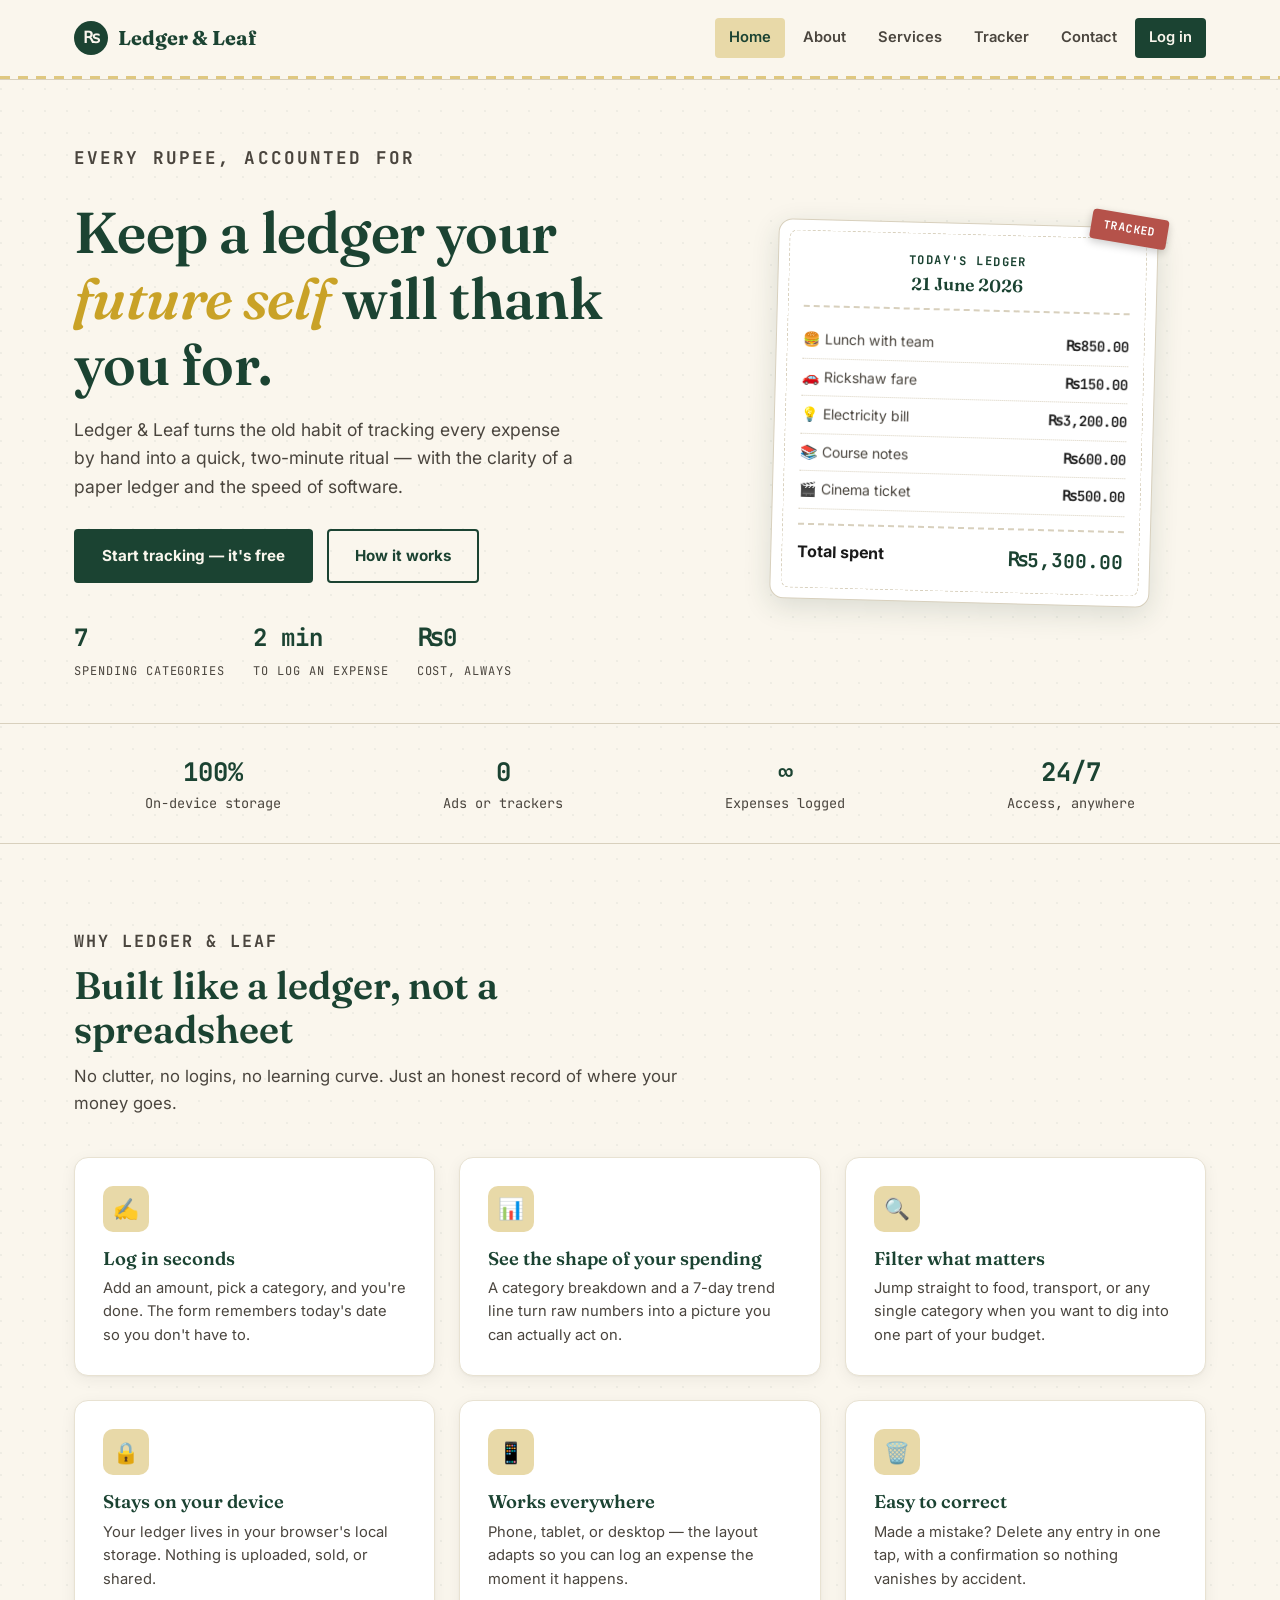
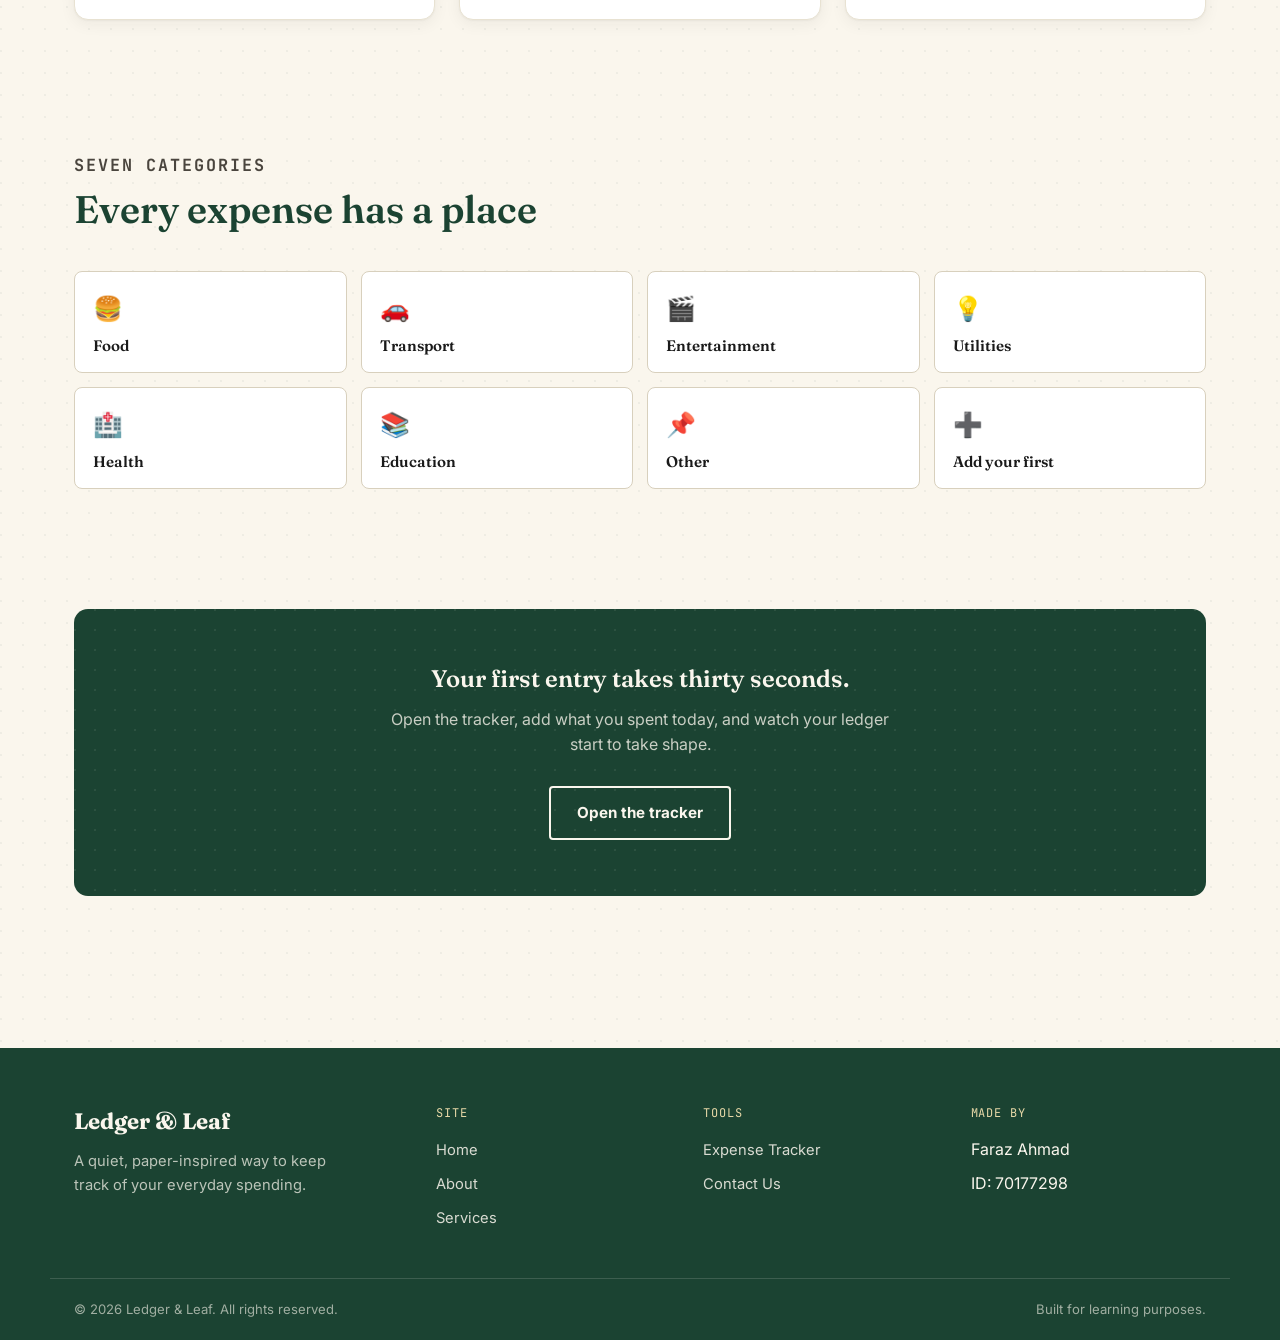
<file: Ledger-leaf-with-login/Ledger-leaf-updated/index.html>
<!DOCTYPE html>
<html lang="en">
<head>
    <meta charset="UTF-8">
    <meta name="viewport" content="width=device-width, initial-scale=1.0">
    <title>Ledger & Leaf — Personal Finance Tracker</title>
    <meta name="description" content="Ledger & Leaf is a simple, paper-inspired expense tracker that helps you log spending, spot trends, and stay on budget.">
    <link rel="stylesheet" href="css/base.css">
    <link rel="stylesheet" href="css/home.css">
</head>
<body data-page="home">
    <a href="#main" class="skip-link">Skip to main content</a>

    <header class="site-header">
        <nav class="nav" aria-label="Main navigation">
            <a href="index.html" class="brand">
                <span class="brand__mark" aria-hidden="true">₨</span>
                Ledger &amp; Leaf
            </a>
            <button class="nav__toggle" aria-label="Toggle navigation menu" aria-expanded="false">
                <span></span><span></span><span></span>
            </button>
            <ul class="nav__links">
                <li><a href="index.html" data-page="home">Home</a></li>
                <li><a href="pages/about.html" data-page="about">About</a></li>
                <li><a href="pages/services.html" data-page="services">Services</a></li>
                <li><a href="pages/tracker.html" data-page="tracker">Tracker</a></li>
                <li><a href="pages/contact.html" data-page="contact">Contact</a></li>
                <li><a href="pages/login.html" class="nav__cta">Log in</a></li>
            </ul>
        </nav>
    </header>

    <main id="main">
        <section class="hero">
            <div class="wrap hero__grid">
                <div class="hero__copy">
                    <p class="eyebrow">Every rupee, accounted for</p>
                    <h1>Keep a ledger your <em>future self</em> will thank you for.</h1>
                    <p>Ledger &amp; Leaf turns the old habit of tracking every expense by hand into a quick, two-minute ritual — with the clarity of a paper ledger and the speed of software.</p>
                    <div class="hero__actions">
                        <a href="pages/tracker.html" class="btn btn--primary">Start tracking — it's free</a>
                        <a href="pages/about.html" class="btn btn--ghost">How it works</a>
                    </div>
                    <div class="hero__meta">
                        <div class="hero__meta-item">
                            <strong>7</strong>
                            <span>Spending categories</span>
                        </div>
                        <div class="hero__meta-item">
                            <strong>2 min</strong>
                            <span>To log an expense</span>
                        </div>
                        <div class="hero__meta-item">
                            <strong>₨0</strong>
                            <span>Cost, always</span>
                        </div>
                    </div>
                </div>

                <div class="hero__art" aria-hidden="true">
                    <div class="receipt">
                        <div class="receipt__stamp">TRACKED</div>
                        <div class="receipt__head">
                            <p class="eyebrow">Today's Ledger</p>
                            <h3>21 June 2026</h3>
                        </div>
                        <div class="receipt__row"><span>🍔 Lunch with team</span><span>₨850.00</span></div>
                        <div class="receipt__row"><span>🚗 Rickshaw fare</span><span>₨150.00</span></div>
                        <div class="receipt__row"><span>💡 Electricity bill</span><span>₨3,200.00</span></div>
                        <div class="receipt__row"><span>📚 Course notes</span><span>₨600.00</span></div>
                        <div class="receipt__row"><span>🎬 Cinema ticket</span><span>₨500.00</span></div>
                        <div class="receipt__total"><span>Total spent</span><span>₨5,300.00</span></div>
                    </div>
                </div>
            </div>
        </section>

        <div class="trust-strip">
            <div class="wrap trust-strip__row">
                <div class="trust-strip__item"><strong>100%</strong>On-device storage</div>
                <div class="trust-strip__item"><strong>0</strong>Ads or trackers</div>
                <div class="trust-strip__item"><strong>∞</strong>Expenses logged</div>
                <div class="trust-strip__item"><strong>24/7</strong>Access, anywhere</div>
            </div>
        </div>

        <section class="section">
            <div class="wrap">
                <div class="section-head">
                    <p class="eyebrow">Why Ledger &amp; Leaf</p>
                    <h2>Built like a ledger, not a spreadsheet</h2>
                    <p>No clutter, no logins, no learning curve. Just an honest record of where your money goes.</p>
                </div>
                <div class="features-grid">
                    <article class="card feature-card">
                        <div class="feature-card__icon" aria-hidden="true">✍️</div>
                        <h3>Log in seconds</h3>
                        <p>Add an amount, pick a category, and you're done. The form remembers today's date so you don't have to.</p>
                    </article>
                    <article class="card feature-card">
                        <div class="feature-card__icon" aria-hidden="true">📊</div>
                        <h3>See the shape of your spending</h3>
                        <p>A category breakdown and a 7-day trend line turn raw numbers into a picture you can actually act on.</p>
                    </article>
                    <article class="card feature-card">
                        <div class="feature-card__icon" aria-hidden="true">🔍</div>
                        <h3>Filter what matters</h3>
                        <p>Jump straight to food, transport, or any single category when you want to dig into one part of your budget.</p>
                    </article>
                    <article class="card feature-card">
                        <div class="feature-card__icon" aria-hidden="true">🔒</div>
                        <h3>Stays on your device</h3>
                        <p>Your ledger lives in your browser's local storage. Nothing is uploaded, sold, or shared.</p>
                    </article>
                    <article class="card feature-card">
                        <div class="feature-card__icon" aria-hidden="true">📱</div>
                        <h3>Works everywhere</h3>
                        <p>Phone, tablet, or desktop — the layout adapts so you can log an expense the moment it happens.</p>
                    </article>
                    <article class="card feature-card">
                        <div class="feature-card__icon" aria-hidden="true">🗑️</div>
                        <h3>Easy to correct</h3>
                        <p>Made a mistake? Delete any entry in one tap, with a confirmation so nothing vanishes by accident.</p>
                    </article>
                </div>
            </div>
        </section>

        <section class="section section--tight">
            <div class="wrap">
                <div class="section-head">
                    <p class="eyebrow">Seven categories</p>
                    <h2>Every expense has a place</h2>
                </div>
                <div class="cat-showcase">
                    <div class="cat-tile"><div class="cat-tile__emoji">🍔</div><h4>Food</h4></div>
                    <div class="cat-tile"><div class="cat-tile__emoji">🚗</div><h4>Transport</h4></div>
                    <div class="cat-tile"><div class="cat-tile__emoji">🎬</div><h4>Entertainment</h4></div>
                    <div class="cat-tile"><div class="cat-tile__emoji">💡</div><h4>Utilities</h4></div>
                    <div class="cat-tile"><div class="cat-tile__emoji">🏥</div><h4>Health</h4></div>
                    <div class="cat-tile"><div class="cat-tile__emoji">📚</div><h4>Education</h4></div>
                    <div class="cat-tile"><div class="cat-tile__emoji">📌</div><h4>Other</h4></div>
                    <div class="cat-tile"><div class="cat-tile__emoji">➕</div><h4>Add your first</h4></div>
                </div>
            </div>
        </section>

        <section class="section">
            <div class="wrap">
                <div class="cta-band">
                    <h2>Your first entry takes thirty seconds.</h2>
                    <p>Open the tracker, add what you spent today, and watch your ledger start to take shape.</p>
                    <a href="pages/tracker.html" class="btn btn--ghost">Open the tracker</a>
                </div>
            </div>
        </section>
    </main>

    <!-- ===================== FOOTER ===================== -->
    <footer class="site-footer">
        <div class="footer-top">
            <div>
                <p class="footer-brand">Ledger &amp; Leaf</p>
                <p class="footer-tag">A quiet, paper-inspired way to keep track of your everyday spending.</p>
            </div>
            <div>
                <p class="footer-heading">Site</p>
                <ul class="footer-links">
                    <li><a href="index.html">Home</a></li>
                    <li><a href="pages/about.html">About</a></li>
                    <li><a href="pages/services.html">Services</a></li>
                </ul>
            </div>
            <div>
                <p class="footer-heading">Tools</p>
                <ul class="footer-links">
                    <li><a href="pages/tracker.html">Expense Tracker</a></li>
                    <li><a href="pages/contact.html">Contact Us</a></li>
                </ul>
            </div>
            <div>
                <p class="footer-heading">Made by</p>
                <ul class="footer-links">
                    <li>Faraz Ahmad</li>
                    <li>ID: 70177298</li>
                </ul>
            </div>
        </div>
        <div class="footer-bottom">
            <p>&copy; <span id="footerYear">2026</span> Ledger &amp; Leaf. All rights reserved.</p>
            <p>Built for learning purposes.</p>
        </div>
    </footer>

    <script src="js/shared.js"></script>
    <script src="js/auth.js"></script>
</body>
</html>
</file>
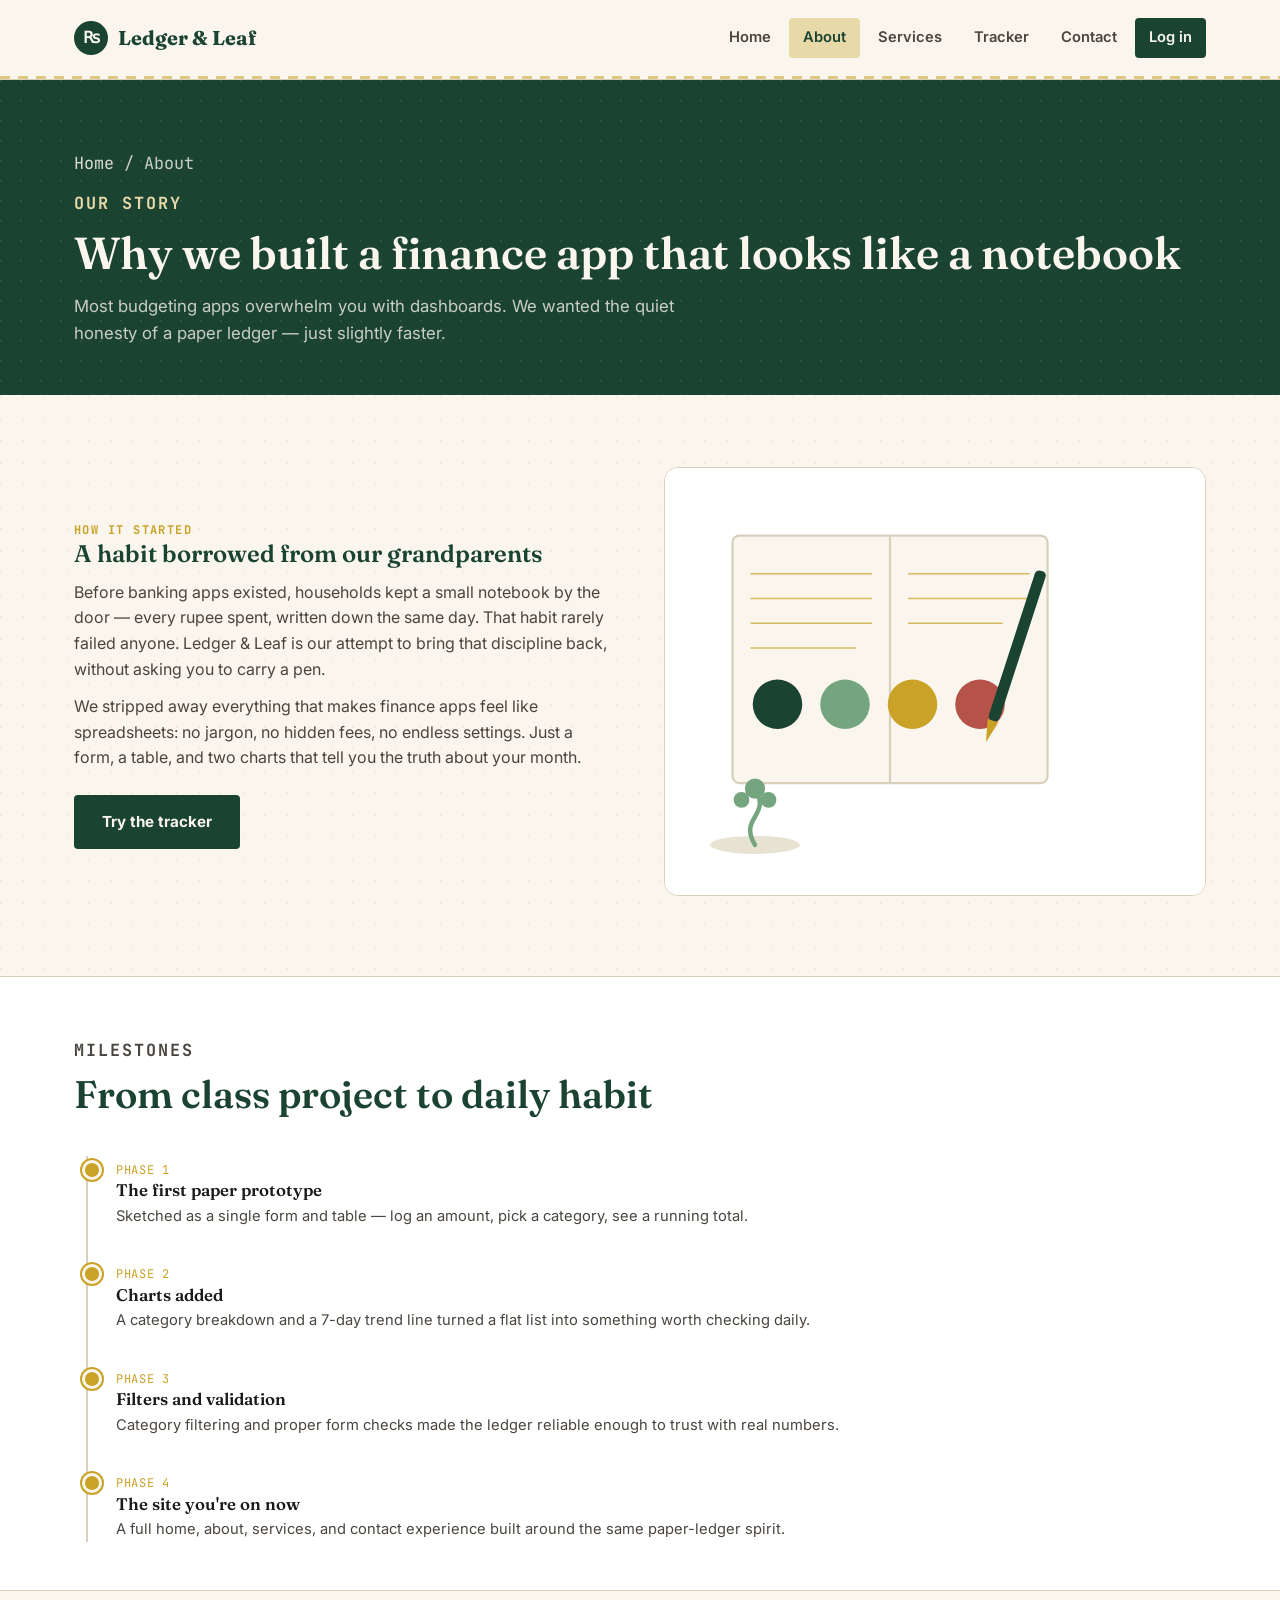
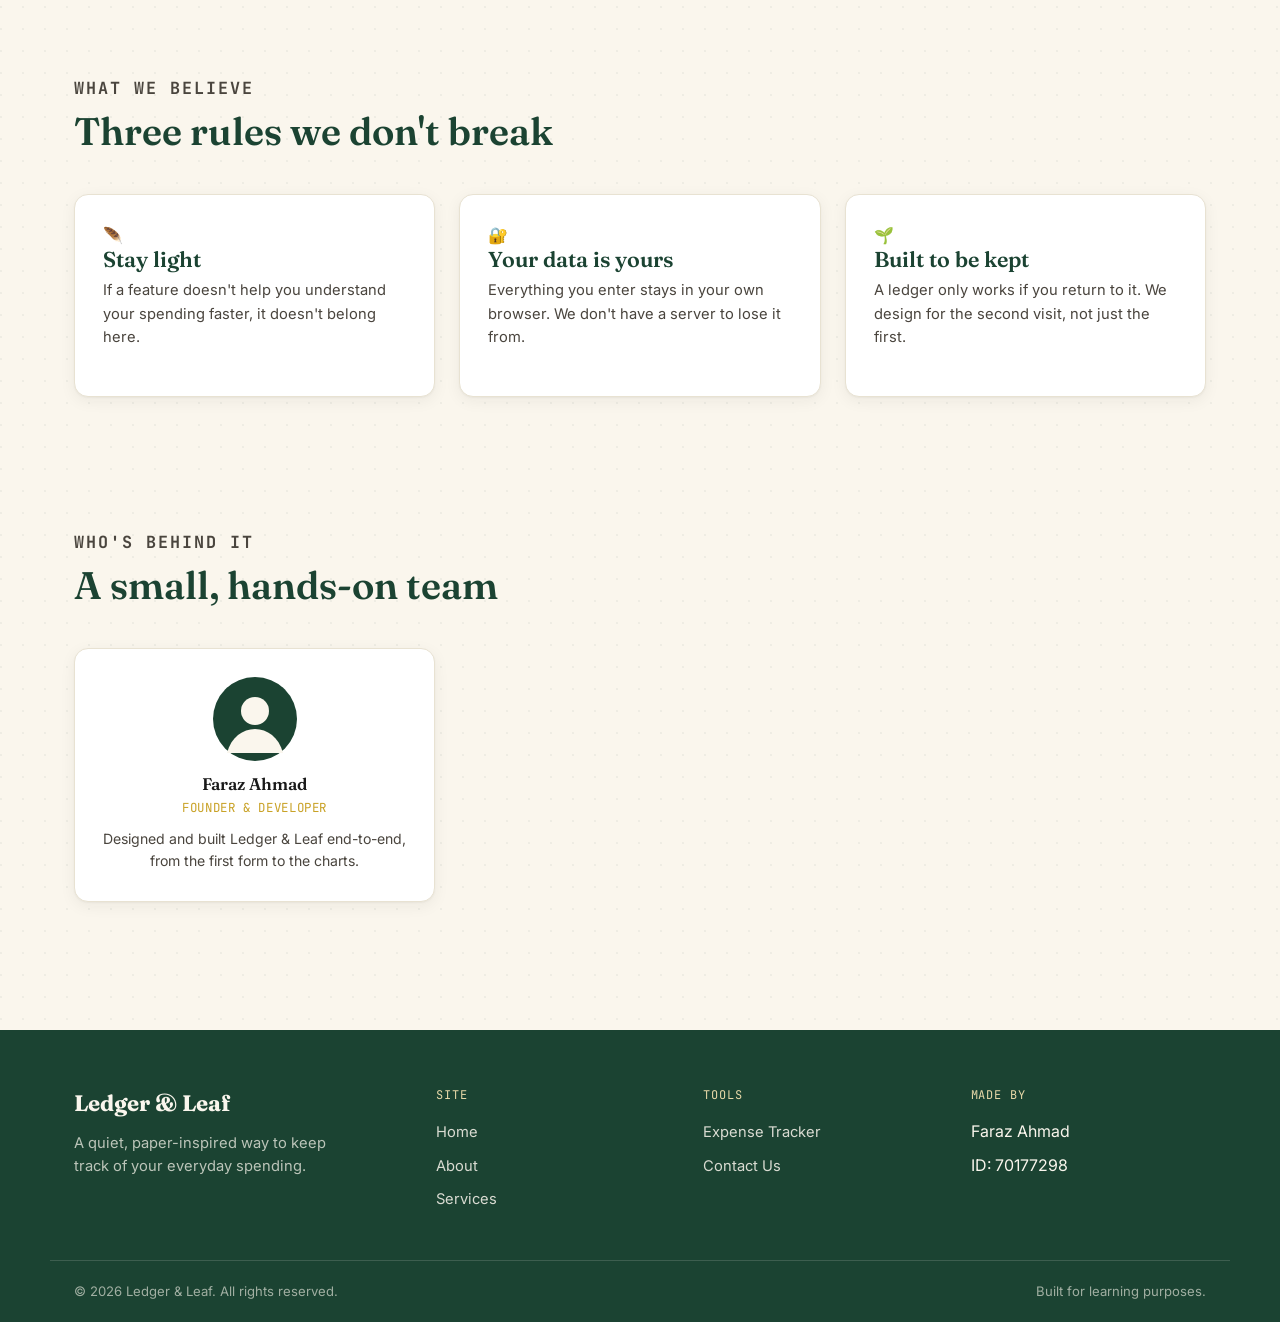
<file: Ledger-leaf-with-login/Ledger-leaf-updated/pages/about.html>
<!DOCTYPE html>
<html lang="en">
<head>
    <meta charset="UTF-8">
    <meta name="viewport" content="width=device-width, initial-scale=1.0">
    <title>About — Ledger & Leaf</title>
    <meta name="description" content="Learn the story behind Ledger & Leaf, why it was built around paper-ledger habits, and the values that guide it.">
    <link rel="stylesheet" href="../css/base.css">
    <link rel="stylesheet" href="../css/pages.css">
</head>
<body data-page="about">
    <a href="#main" class="skip-link">Skip to main content</a>

    <header class="site-header">
        <nav class="nav" aria-label="Main navigation">
            <a href="../index.html" class="brand">
                <span class="brand__mark" aria-hidden="true">₨</span>
                Ledger &amp; Leaf
            </a>
            <button class="nav__toggle" aria-label="Toggle navigation menu" aria-expanded="false">
                <span></span><span></span><span></span>
            </button>
            <ul class="nav__links">
                <li><a href="../index.html" data-page="home">Home</a></li>
                <li><a href="about.html" data-page="about">About</a></li>
                <li><a href="services.html" data-page="services">Services</a></li>
                <li><a href="tracker.html" data-page="tracker">Tracker</a></li>
                <li><a href="contact.html" data-page="contact">Contact</a></li>
                <li><a href="login.html" class="nav__cta">Log in</a></li>
            </ul>
        </nav>
    </header>

    <main id="main">
        <header class="page-header">
            <div class="wrap">
                <p class="breadcrumb"><a href="../index.html">Home</a> / About</p>
                <p class="eyebrow">Our story</p>
                <h1>Why we built a finance app that looks like a notebook</h1>
                <p>Most budgeting apps overwhelm you with dashboards. We wanted the quiet honesty of a paper ledger — just slightly faster.</p>
            </div>
        </header>

        <section class="section">
            <div class="wrap about-grid">
                <div>
                    <p class="eyebrow">How it started</p>
                    <h2>A habit borrowed from our grandparents</h2>
                    <p class="mt-sm" style="color: var(--ink-soft);">Before banking apps existed, households kept a small notebook by the door — every rupee spent, written down the same day. That habit rarely failed anyone. Ledger &amp; Leaf is our attempt to bring that discipline back, without asking you to carry a pen.</p>
                    <p class="mt-sm" style="color: var(--ink-soft);">We stripped away everything that makes finance apps feel like spreadsheets: no jargon, no hidden fees, no endless settings. Just a form, a table, and two charts that tell you the truth about your month.</p>
                    <a href="tracker.html" class="btn btn--primary mt-md">Try the tracker</a>
                </div>
                <div>
                    <svg viewBox="0 0 480 380" role="img" aria-label="Illustration of an open ledger book with a pen and a small plant beside it" style="width:100%; height:auto; background:var(--paper-card); border-radius:14px; border:1px solid var(--line);">
                        <rect x="0" y="0" width="480" height="380" fill="#FFFFFF"/>
                        <g transform="translate(60,60)">
                            <rect x="0" y="0" width="280" height="220" rx="6" fill="#FAF6ED" stroke="#D8D0BD" stroke-width="2"/>
                            <line x1="140" y1="0" x2="140" y2="220" stroke="#D8D0BD" stroke-width="2"/>
                            <g stroke="#C9A227" stroke-width="1.5" opacity="0.7">
                                <line x1="16" y1="34" x2="124" y2="34"/>
                                <line x1="16" y1="56" x2="124" y2="56"/>
                                <line x1="16" y1="78" x2="124" y2="78"/>
                                <line x1="16" y1="100" x2="110" y2="100"/>
                                <line x1="156" y1="34" x2="264" y2="34"/>
                                <line x1="156" y1="56" x2="264" y2="56"/>
                                <line x1="156" y1="78" x2="240" y2="78"/>
                            </g>
                            <circle cx="40" cy="150" r="22" fill="#1B4332"/>
                            <circle cx="100" cy="150" r="22" fill="#74A57F"/>
                            <circle cx="160" cy="150" r="22" fill="#C9A227"/>
                            <circle cx="220" cy="150" r="22" fill="#B5524A"/>
                        </g>
                        <g transform="translate(330,90) rotate(18)">
                            <rect x="0" y="0" width="10" height="140" rx="4" fill="#1B4332"/>
                            <polygon points="0,140 10,140 5,160" fill="#C9A227"/>
                        </g>
                        <g transform="translate(60,300)">
                            <ellipse cx="20" cy="35" rx="40" ry="8" fill="#E8E2D2"/>
                            <path d="M20 35 C 5 10, 35 10, 20 -15" stroke="#74A57F" stroke-width="4" fill="none" stroke-linecap="round"/>
                            <circle cx="20" cy="-15" r="9" fill="#74A57F"/>
                            <circle cx="8" cy="-5" r="7" fill="#74A57F"/>
                            <circle cx="32" cy="-5" r="7" fill="#74A57F"/>
                        </g>
                    </svg>
                </div>
            </div>
        </section>

        <section class="section section--tight" style="background: var(--paper-card); border-top: 1px solid var(--line); border-bottom: 1px solid var(--line);">
            <div class="wrap">
                <div class="section-head">
                    <p class="eyebrow">Milestones</p>
                    <h2>From class project to daily habit</h2>
                </div>
                <div class="timeline">
                    <div class="timeline__item">
                        <span class="timeline__date">Phase 1</span>
                        <h4>The first paper prototype</h4>
                        <p>Sketched as a single form and table — log an amount, pick a category, see a running total.</p>
                    </div>
                    <div class="timeline__item">
                        <span class="timeline__date">Phase 2</span>
                        <h4>Charts added</h4>
                        <p>A category breakdown and a 7-day trend line turned a flat list into something worth checking daily.</p>
                    </div>
                    <div class="timeline__item">
                        <span class="timeline__date">Phase 3</span>
                        <h4>Filters and validation</h4>
                        <p>Category filtering and proper form checks made the ledger reliable enough to trust with real numbers.</p>
                    </div>
                    <div class="timeline__item">
                        <span class="timeline__date">Phase 4</span>
                        <h4>The site you're on now</h4>
                        <p>A full home, about, services, and contact experience built around the same paper-ledger spirit.</p>
                    </div>
                </div>
            </div>
        </section>

        <section class="section">
            <div class="wrap">
                <div class="section-head">
                    <p class="eyebrow">What we believe</p>
                    <h2>Three rules we don't break</h2>
                </div>
                <div class="value-grid">
                    <article class="card">
                        <div class="feature-card__icon" aria-hidden="true">🪶</div>
                        <h3 class="card__title">Stay light</h3>
                        <p>If a feature doesn't help you understand your spending faster, it doesn't belong here.</p>
                    </article>
                    <article class="card">
                        <div class="feature-card__icon" aria-hidden="true">🔐</div>
                        <h3 class="card__title">Your data is yours</h3>
                        <p>Everything you enter stays in your own browser. We don't have a server to lose it from.</p>
                    </article>
                    <article class="card">
                        <div class="feature-card__icon" aria-hidden="true">🌱</div>
                        <h3 class="card__title">Built to be kept</h3>
                        <p>A ledger only works if you return to it. We design for the second visit, not just the first.</p>
                    </article>
                </div>
            </div>
        </section>

        <section class="section section--tight">
            <div class="wrap">
                <div class="section-head">
                    <p class="eyebrow">Who's behind it</p>
                    <h2>A small, hands-on team</h2>
                </div>
                <div class="team-grid">
                    <article class="card team-card">
                        <svg width="84" height="84" viewBox="0 0 84 84" style="margin:0 auto 14px; display:block;"><circle cx="42" cy="42" r="42" fill="#1B4332"/><circle cx="42" cy="34" r="14" fill="#FAF6ED"/><path d="M14 76c4-16 16-24 28-24s24 8 28 24" fill="#FAF6ED"/></svg>
                        <h4>Faraz Ahmad</h4>
                        <span>Founder &amp; Developer</span>
                        <p>Designed and built Ledger &amp; Leaf end-to-end, from the first form to the charts.</p>
                    
                </div>
            </div>
        </section>
    </main>

    <footer class="site-footer">
        <div class="footer-top">
            <div>
                <p class="footer-brand">Ledger &amp; Leaf</p>
                <p class="footer-tag">A quiet, paper-inspired way to keep track of your everyday spending.</p>
            </div>
            <div>
                <p class="footer-heading">Site</p>
                <ul class="footer-links">
                    <li><a href="../index.html">Home</a></li>
                    <li><a href="about.html">About</a></li>
                    <li><a href="services.html">Services</a></li>
                </ul>
            </div>
            <div>
                <p class="footer-heading">Tools</p>
                <ul class="footer-links">
                    <li><a href="tracker.html">Expense Tracker</a></li>
                    <li><a href="contact.html">Contact Us</a></li>
                </ul>
            </div>
            <div>
                <p class="footer-heading">Made by</p>
                <ul class="footer-links">
                    <li>Faraz Ahmad</li>
                    <li>ID: 70177298</li>
                </ul>
            </div>
        </div>
        <div class="footer-bottom">
            <p>&copy; <span id="footerYear">2026</span> Ledger &amp; Leaf. All rights reserved.</p>
            <p>Built for learning purposes.</p>
        </div>
    </footer>

    <script src="../js/shared.js"></script>
    <script src="../js/auth.js"></script>
</body>
</html>
</file>
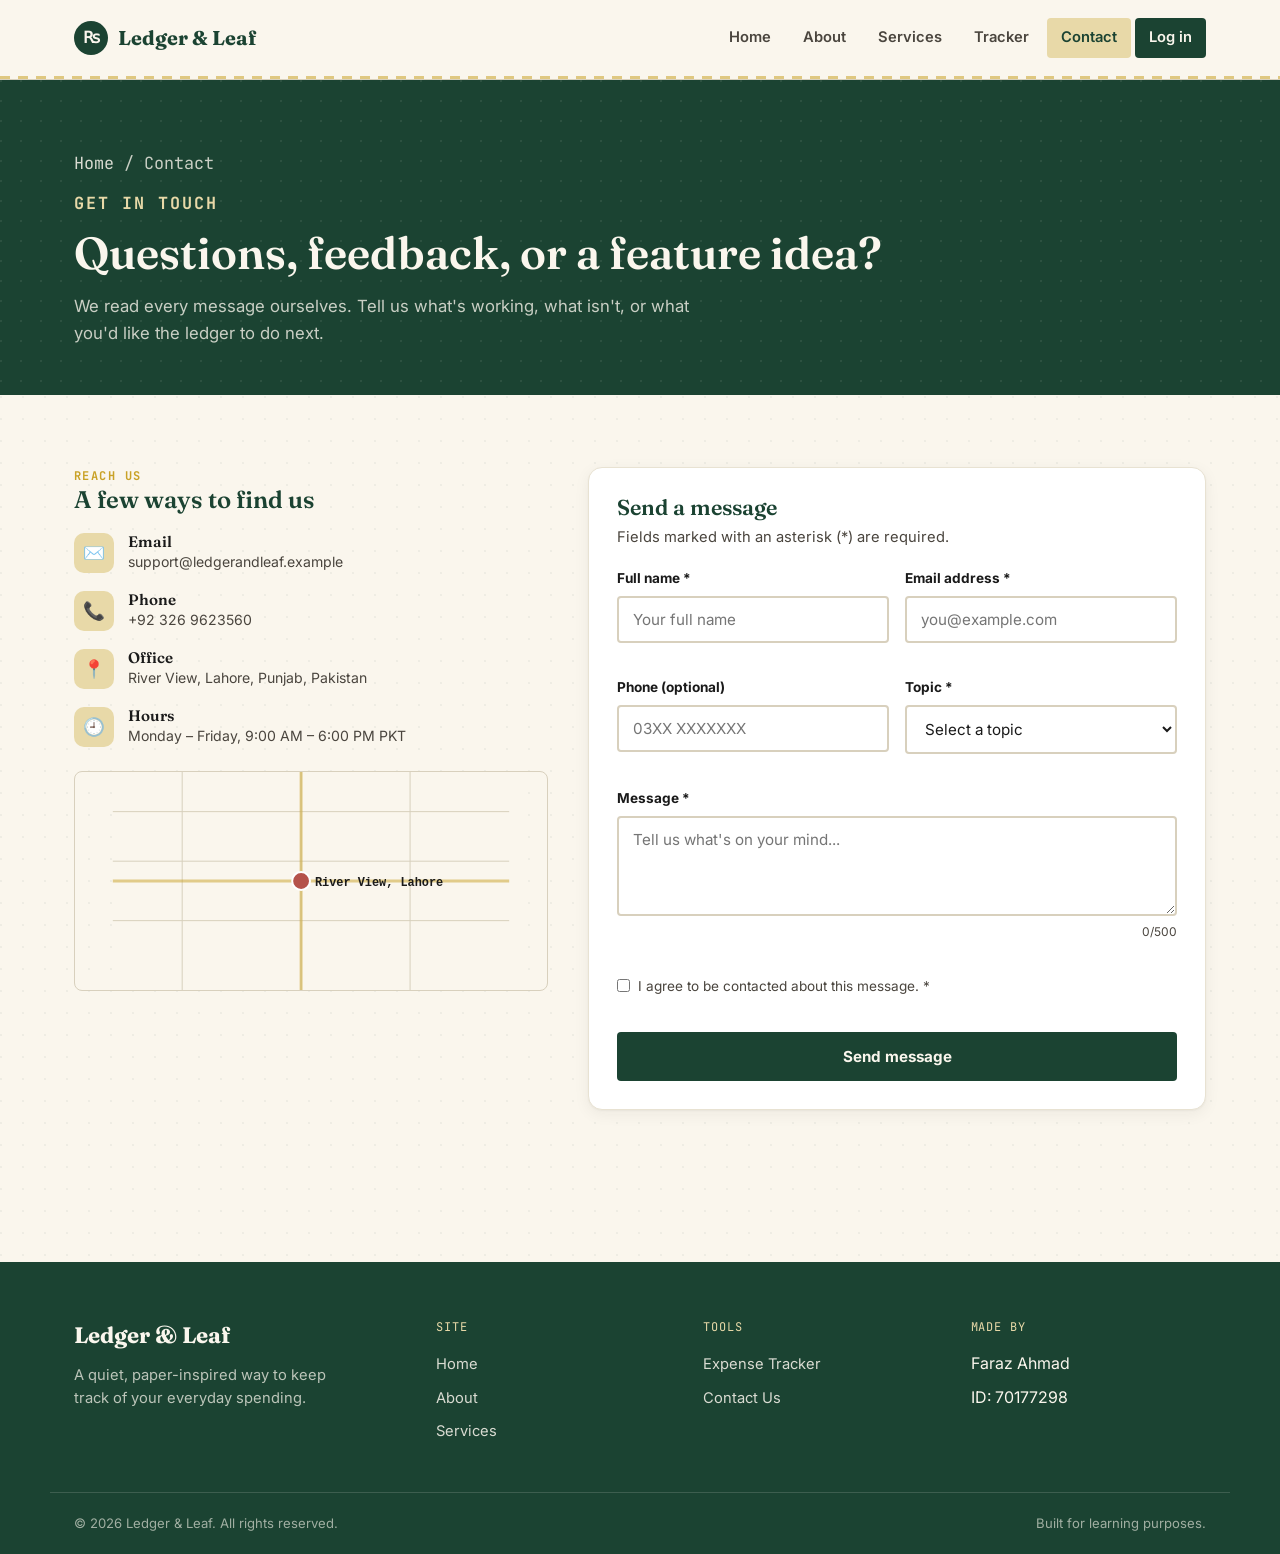
<file: Ledger-leaf-with-login/Ledger-leaf-updated/pages/contact.html>
<!DOCTYPE html>
<html lang="en">
<head>
    <meta charset="UTF-8">
    <meta name="viewport" content="width=device-width, initial-scale=1.0">
    <title>Contact — Ledger & Leaf</title>
    <meta name="description" content="Get in touch with the Ledger & Leaf team with questions, feedback, or feature requests.">
    <link rel="stylesheet" href="../css/base.css">
    <link rel="stylesheet" href="../css/pages.css">
</head>
<body data-page="contact">
    <a href="#main" class="skip-link">Skip to main content</a>

    <header class="site-header">
        <nav class="nav" aria-label="Main navigation">
            <a href="../index.html" class="brand">
                <span class="brand__mark" aria-hidden="true">₨</span>
                Ledger &amp; Leaf
            </a>
            <button class="nav__toggle" aria-label="Toggle navigation menu" aria-expanded="false">
                <span></span><span></span><span></span>
            </button>
            <ul class="nav__links">
                <li><a href="../index.html" data-page="home">Home</a></li>
                <li><a href="about.html" data-page="about">About</a></li>
                <li><a href="services.html" data-page="services">Services</a></li>
                <li><a href="tracker.html" data-page="tracker">Tracker</a></li>
                <li><a href="contact.html" data-page="contact">Contact</a></li>
                <li><a href="login.html" class="nav__cta">Log in</a></li>
            </ul>
        </nav>
    </header>

    <main id="main">
        <header class="page-header">
            <div class="wrap">
                <p class="breadcrumb"><a href="../index.html">Home</a> / Contact</p>
                <p class="eyebrow">Get in touch</p>
                <h1>Questions, feedback, or a feature idea?</h1>
                <p>We read every message ourselves. Tell us what's working, what isn't, or what you'd like the ledger to do next.</p>
            </div>
        </header>

        <section class="section">
            <div class="wrap contact-grid">

                <div>
                    <p class="eyebrow">Reach us</p>
                    <h2>A few ways to find us</h2>
                    <div class="contact-info-list">
                        <div class="contact-info-item">
                            <div class="contact-info-item__icon" aria-hidden="true">✉️</div>
                            <div>
                                <h4>Email</h4>
                                <p>support@ledgerandleaf.example</p>
                            </div>
                        </div>
                        <div class="contact-info-item">
                            <div class="contact-info-item__icon" aria-hidden="true">📞</div>
                            <div>
                                <h4>Phone</h4>
                                <p>+92 326 9623560</p>
                            </div>
                        </div>
                        <div class="contact-info-item">
                            <div class="contact-info-item__icon" aria-hidden="true">📍</div>
                            <div>
                                <h4>Office</h4>
                                <p>River View, Lahore, Punjab, Pakistan</p>
                            </div>
                        </div>
                        <div class="contact-info-item">
                            <div class="contact-info-item__icon" aria-hidden="true">🕘</div>
                            <div>
                                <h4>Hours</h4>
                                <p>Monday – Friday, 9:00 AM – 6:00 PM PKT</p>
                            </div>
                        </div>
                    </div>

                    <div class="map-frame" role="img" aria-label="Stylised map marking our office in Gulberg III, Lahore">
                        <svg viewBox="0 0 400 220" xmlns="http://www.w3.org/2000/svg" style="width:100%; height:100%;">
                            <rect width="400" height="220" fill="#FAF6ED"/>
                            <g stroke="#D8D0BD" stroke-width="1">
                                <line x1="0" y1="40" x2="400" y2="40"/>
                                <line x1="0" y1="90" x2="400" y2="90"/>
                                <line x1="0" y1="150" x2="400" y2="150"/>
                                <line x1="70" y1="0" x2="70" y2="220"/>
                                <line x1="190" y1="0" x2="190" y2="220"/>
                                <line x1="300" y1="0" x2="300" y2="220"/>
                            </g>
                            <path d="M0 110 H400" stroke="#C9A227" stroke-width="3" opacity="0.5"/>
                            <path d="M190 0 V220" stroke="#C9A227" stroke-width="3" opacity="0.5"/>
                            <g transform="translate(190,110)">
                                <circle r="9" fill="#B5524A" stroke="#FFFFFF" stroke-width="2"/>
                                <text x="14" y="5" font-family="monospace" font-size="12" fill="#1A1A1A" font-weight="700">River View, Lahore</text>
                            </g>
                        </svg>
                    </div>
                </div>

                <div class="card">
                    <h2 class="card__title">Send a message</h2>
                    <p>Fields marked with an asterisk (*) are required.</p>

                    <div id="formStatus" class="form__status" role="alert"></div>

                    <form id="contactForm" class="form" novalidate>
                        <div class="form__row">
                            <div class="form__group">
                                <label for="fullName" class="form__label">Full name *</label>
                                <input type="text" id="fullName" class="form__input" placeholder="Your full name" autocomplete="name">
                                <span class="form__error" id="fullNameError"></span>
                            </div>
                            <div class="form__group">
                                <label for="email" class="form__label">Email address *</label>
                                <input type="email" id="email" class="form__input" placeholder="you@example.com" autocomplete="email">
                                <span class="form__error" id="emailError"></span>
                            </div>
                        </div>

                        <div class="form__row">
                            <div class="form__group">
                                <label for="phone" class="form__label">Phone (optional)</label>
                                <input type="tel" id="phone" class="form__input" placeholder="03XX XXXXXXX" autocomplete="tel">
                                <span class="form__error" id="phoneError"></span>
                            </div>
                            <div class="form__group">
                                <label for="topic" class="form__label">Topic *</label>
                                <select id="topic" class="form__select">
                                    <option value="">Select a topic</option>
                                    <option value="Bug Report">Bug report</option>
                                    <option value="Feature Request">Feature request</option>
                                    <option value="General Question">General question</option>
                                    <option value="Partnership">Partnership</option>
                                </select>
                                <span class="form__error" id="topicError"></span>
                            </div>
                        </div>

                        <div class="form__group">
                            <label for="message" class="form__label">Message *</label>
                            <textarea id="message" class="form__textarea" placeholder="Tell us what's on your mind..." maxlength="500"></textarea>
                            <div class="char-count"><span id="charCount">0</span>/500</div>
                            <span class="form__error" id="messageError"></span>
                        </div>

                        <div class="form__group">
                            <label style="display:flex; align-items:flex-start; gap:8px; font-size:0.85rem; color:var(--ink-soft); font-weight:400;">
                                <input type="checkbox" id="consent" style="margin-top:3px;">
                                I agree to be contacted about this message. *
                            </label>
                            <span class="form__error" id="consentError"></span>
                        </div>

                        <button type="submit" class="btn btn--primary btn--block">Send message</button>
                    </form>
                </div>
            </div>
        </section>
    </main>

    <footer class="site-footer">
        <div class="footer-top">
            <div>
                <p class="footer-brand">Ledger &amp; Leaf</p>
                <p class="footer-tag">A quiet, paper-inspired way to keep track of your everyday spending.</p>
            </div>
            <div>
                <p class="footer-heading">Site</p>
                <ul class="footer-links">
                    <li><a href="../index.html">Home</a></li>
                    <li><a href="about.html">About</a></li>
                    <li><a href="services.html">Services</a></li>
                </ul>
            </div>
            <div>
                <p class="footer-heading">Tools</p>
                <ul class="footer-links">
                    <li><a href="tracker.html">Expense Tracker</a></li>
                    <li><a href="contact.html">Contact Us</a></li>
                </ul>
            </div>
            <div>
                <p class="footer-heading">Made by</p>
                <ul class="footer-links">
                    <li>Faraz Ahmad</li>
                    <li>ID: 70177298</li>
                </ul>
            </div>
        </div>
        <div class="footer-bottom">
            <p>&copy; <span id="footerYear">2026</span> Ledger &amp; Leaf. All rights reserved.</p>
            <p>Built for learning purposes.</p>
        </div>
    </footer>

    <script src="../js/shared.js"></script>
    <script src="../js/auth.js"></script>
    <script src="../js/contact.js"></script>
</body>
</html>
</file>
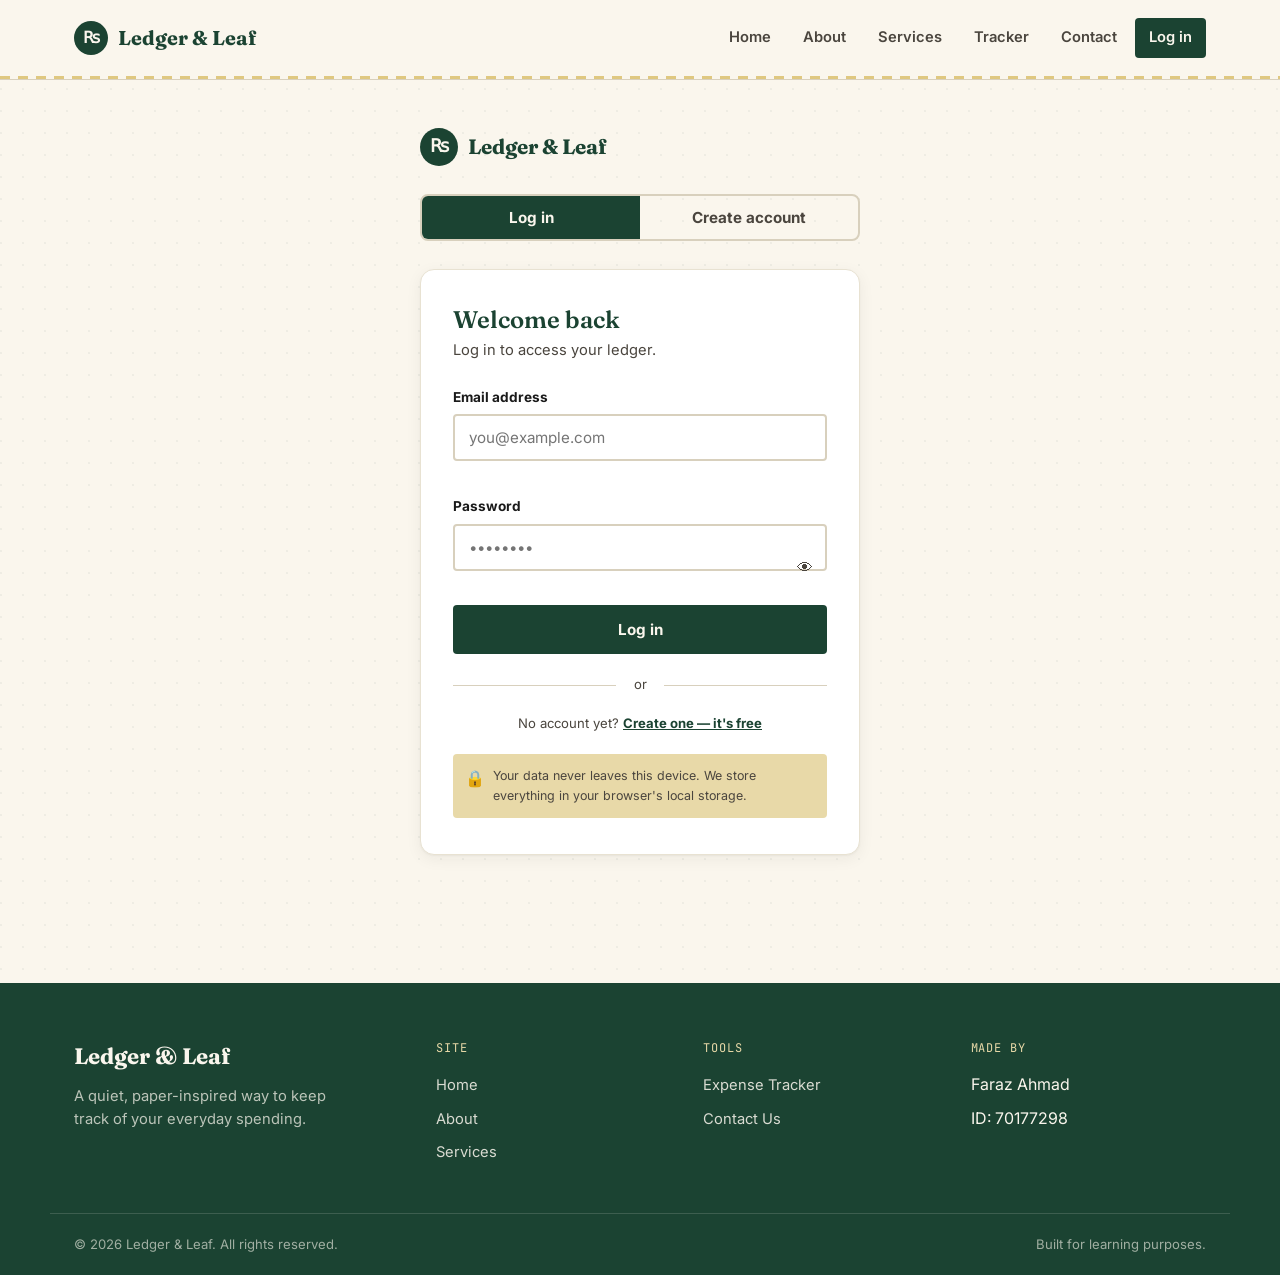
<file: Ledger-leaf-with-login/Ledger-leaf-updated/pages/login.html>
<!DOCTYPE html>
<html lang="en">
<head>
    <meta charset="UTF-8">
    <meta name="viewport" content="width=device-width, initial-scale=1.0">
    <title>Log in — Ledger &amp; Leaf</title>
    <meta name="description" content="Log in or create your Ledger & Leaf account to start tracking your expenses.">
    <link rel="stylesheet" href="../css/base.css">
    <link rel="stylesheet" href="../css/pages.css">
    <style>
        /* ── Auth page layout ── */
        .auth-wrap {
            min-height: calc(100vh - 200px);
            display: flex;
            align-items: center;
            justify-content: center;
            padding: 48px 24px;
        }

        .auth-box {
            width: 100%;
            max-width: 440px;
        }

        .auth-logo {
            display: flex;
            align-items: center;
            gap: 10px;
            font-family: var(--font-display);
            font-weight: 700;
            font-size: 1.3rem;
            color: var(--ledger-green);
            margin-bottom: 28px;
        }

        .auth-logo__mark {
            width: 38px;
            height: 38px;
            border-radius: 50%;
            background: var(--ledger-green);
            color: var(--paper);
            display: flex;
            align-items: center;
            justify-content: center;
            font-family: var(--font-mono);
            font-weight: 700;
            font-size: 1.1rem;
            flex-shrink: 0;
        }

        /* ── Tab switcher ── */
        .auth-tabs {
            display: grid;
            grid-template-columns: 1fr 1fr;
            border: 2px solid var(--line);
            border-radius: var(--radius-md);
            overflow: hidden;
            margin-bottom: 28px;
        }

        .auth-tab {
            padding: 12px;
            border: none;
            background: transparent;
            font-family: var(--font-body);
            font-size: 0.95rem;
            font-weight: 700;
            color: var(--ink-soft);
            cursor: pointer;
            transition: background 0.2s ease, color 0.2s ease;
        }

        .auth-tab.is-active {
            background: var(--ledger-green);
            color: var(--paper);
        }

        /* ── Card ── */
        .auth-card {
            background: var(--paper-card);
            border: 1px solid var(--line-soft);
            border-radius: var(--radius-lg);
            padding: 36px 32px;
            box-shadow: var(--shadow-card);
        }

        .auth-card__heading {
            font-size: 1.5rem;
            margin-bottom: 6px;
        }

        .auth-card__sub {
            color: var(--ink-soft);
            font-size: 0.92rem;
            margin-bottom: 24px;
        }

        /* ── Panel visibility ── */
        .auth-panel { display: none; }
        .auth-panel.is-active { display: block; }

        /* ── Divider ── */
        .auth-divider {
            text-align: center;
            margin: 20px 0 16px;
            font-size: 0.82rem;
            color: var(--ink-soft);
            position: relative;
        }

        .auth-divider::before,
        .auth-divider::after {
            content: '';
            position: absolute;
            top: 50%;
            width: calc(50% - 24px);
            height: 1px;
            background: var(--line);
        }

        .auth-divider::before { left: 0; }
        .auth-divider::after { right: 0; }

        /* ── Footer note ── */
        .auth-footnote {
            text-align: center;
            margin-top: 18px;
            font-size: 0.82rem;
            color: var(--ink-soft);
        }

        .auth-footnote a {
            color: var(--ledger-green);
            font-weight: 700;
            text-decoration: underline;
        }

        /* ── Password toggle ── */
        .form__group--pw {
            position: relative;
        }

        .pw-toggle {
            position: absolute;
            right: 12px;
            bottom: 12px;
            background: none;
            border: none;
            cursor: pointer;
            padding: 2px;
            color: var(--ink-soft);
            font-size: 1rem;
            line-height: 1;
        }

        .pw-toggle:focus-visible {
            outline: 3px solid var(--gold);
            outline-offset: 2px;
            border-radius: 2px;
        }

        /* ── Alert ── */
        .auth-alert {
            display: none;
            border-radius: var(--radius-sm);
            padding: 12px 14px;
            font-size: 0.88rem;
            font-weight: 600;
            margin-bottom: 16px;
        }

        .auth-alert.is-visible { display: block; }

        .auth-alert--error {
            background: var(--rust-soft);
            color: var(--rust);
            border: 1px solid var(--rust);
        }

        .auth-alert--success {
            background: #E4F0E6;
            color: var(--ledger-green);
            border: 1px solid var(--sage);
        }

        /* ── Privacy note ── */
        .privacy-note {
            display: flex;
            align-items: flex-start;
            gap: 8px;
            background: var(--gold-soft);
            border-radius: var(--radius-sm);
            padding: 12px;
            font-size: 0.78rem;
            color: var(--ink-soft);
            margin-top: 20px;
        }

        .privacy-note__icon { font-size: 1rem; flex-shrink: 0; }
    </style>
</head>
<body data-page="login">
    <a href="#main" class="skip-link">Skip to main content</a>

    <header class="site-header">
        <nav class="nav" aria-label="Main navigation">
            <a href="../index.html" class="brand">
                <span class="brand__mark" aria-hidden="true">₨</span>
                Ledger &amp; Leaf
            </a>
            <button class="nav__toggle" aria-label="Toggle navigation menu" aria-expanded="false">
                <span></span><span></span><span></span>
            </button>
            <ul class="nav__links">
                <li><a href="../index.html" data-page="home">Home</a></li>
                <li><a href="about.html" data-page="about">About</a></li>
                <li><a href="services.html" data-page="services">Services</a></li>
                <li><a href="tracker.html" data-page="tracker">Tracker</a></li>
                <li><a href="contact.html" data-page="contact">Contact</a></li>
                <li><a href="login.html" class="nav__cta is-active">Log in</a></li>
            </ul>
        </nav>
    </header>

    <main id="main">
        <div class="auth-wrap">
            <div class="auth-box">

                <!-- Logo -->
                <div class="auth-logo">
                    <div class="auth-logo__mark">₨</div>
                    Ledger &amp; Leaf
                </div>

                <!-- Tab switcher -->
                <div class="auth-tabs" role="tablist" aria-label="Authentication options">
                    <button class="auth-tab is-active" id="tab-login" role="tab"
                        aria-selected="true" aria-controls="panel-login">Log in</button>
                    <button class="auth-tab" id="tab-signup" role="tab"
                        aria-selected="false" aria-controls="panel-signup">Create account</button>
                </div>

                <!-- ═══════════ LOGIN PANEL ═══════════ -->
                <div class="auth-card auth-panel is-active" id="panel-login" role="tabpanel" aria-labelledby="tab-login">
                    <h1 class="auth-card__heading">Welcome back</h1>
                    <p class="auth-card__sub">Log in to access your ledger.</p>

                    <div class="auth-alert auth-alert--error" id="loginError" role="alert"></div>

                    <div class="form" id="loginForm">
                        <div class="form__group">
                            <label class="form__label" for="loginEmail">Email address</label>
                            <input class="form__input" type="email" id="loginEmail"
                                   placeholder="you@example.com" autocomplete="email" required>
                            <span class="form__error" id="loginEmailErr"></span>
                        </div>

                        <div class="form__group form__group--pw">
                            <label class="form__label" for="loginPassword">Password</label>
                            <input class="form__input" type="password" id="loginPassword"
                                   placeholder="••••••••" autocomplete="current-password" required>
                            <button type="button" class="pw-toggle" aria-label="Show/hide password"
                                    data-target="loginPassword">👁</button>
                            <span class="form__error" id="loginPasswordErr"></span>
                        </div>

                        <button type="button" class="btn btn--primary btn--block" id="loginSubmit">
                            Log in
                        </button>
                    </div>

                    <div class="auth-divider">or</div>

                    <p class="auth-footnote">
                        No account yet?
                        <a href="#" id="goToSignup">Create one — it's free</a>
                    </p>

                    <div class="privacy-note">
                        <span class="privacy-note__icon">🔒</span>
                        Your data never leaves this device. We store everything in your browser's local storage.
                    </div>
                </div>

                <!-- ═══════════ SIGNUP PANEL ═══════════ -->
                <div class="auth-card auth-panel" id="panel-signup" role="tabpanel" aria-labelledby="tab-signup">
                    <h1 class="auth-card__heading">Create your account</h1>
                    <p class="auth-card__sub">Start tracking your expenses in seconds.</p>

                    <div class="auth-alert auth-alert--error" id="signupError" role="alert"></div>
                    <div class="auth-alert auth-alert--success" id="signupSuccess" role="status"></div>

                    <div class="form" id="signupForm">
                        <div class="form__group">
                            <label class="form__label" for="signupName">Full name</label>
                            <input class="form__input" type="text" id="signupName"
                                   placeholder="e.g. Faraz Ahmad" autocomplete="name" required>
                            <span class="form__error" id="signupNameErr"></span>
                        </div>

                        <div class="form__group">
                            <label class="form__label" for="signupEmail">Email address</label>
                            <input class="form__input" type="email" id="signupEmail"
                                   placeholder="you@example.com" autocomplete="email" required>
                            <span class="form__error" id="signupEmailErr"></span>
                        </div>

                        <div class="form__group form__group--pw">
                            <label class="form__label" for="signupPassword">Password</label>
                            <input class="form__input" type="password" id="signupPassword"
                                   placeholder="At least 6 characters" autocomplete="new-password" required>
                            <button type="button" class="pw-toggle" aria-label="Show/hide password"
                                    data-target="signupPassword">👁</button>
                            <span class="form__error" id="signupPasswordErr"></span>
                        </div>

                        <div class="form__group form__group--pw">
                            <label class="form__label" for="signupConfirm">Confirm password</label>
                            <input class="form__input" type="password" id="signupConfirm"
                                   placeholder="Repeat your password" autocomplete="new-password" required>
                            <button type="button" class="pw-toggle" aria-label="Show/hide confirm password"
                                    data-target="signupConfirm">👁</button>
                            <span class="form__error" id="signupConfirmErr"></span>
                        </div>

                        <button type="button" class="btn btn--primary btn--block" id="signupSubmit">
                            Create account
                        </button>
                    </div>

                    <div class="auth-divider">or</div>

                    <p class="auth-footnote">
                        Already have an account?
                        <a href="#" id="goToLogin">Log in instead</a>
                    </p>

                    <div class="privacy-note">
                        <span class="privacy-note__icon">🔒</span>
                        Everything is stored locally in your browser. No servers, no sign-up emails.
                    </div>
                </div>

            </div>
        </div>
    </main>

    <!-- ── FOOTER ── -->
    <footer class="site-footer">
        <div class="footer-top">
            <div>
                <p class="footer-brand">Ledger &amp; Leaf</p>
                <p class="footer-tag">A quiet, paper-inspired way to keep track of your everyday spending.</p>
            </div>
            <div>
                <p class="footer-heading">Site</p>
                <ul class="footer-links">
                    <li><a href="../index.html">Home</a></li>
                    <li><a href="about.html">About</a></li>
                    <li><a href="services.html">Services</a></li>
                </ul>
            </div>
            <div>
                <p class="footer-heading">Tools</p>
                <ul class="footer-links">
                    <li><a href="tracker.html">Expense Tracker</a></li>
                    <li><a href="contact.html">Contact Us</a></li>
                </ul>
            </div>
            <div>
                <p class="footer-heading">Made by</p>
                <ul class="footer-links">
                    <li>Faraz Ahmad</li>
                    <li>ID: 70177298</li>
                </ul>
            </div>
        </div>
        <div class="footer-bottom">
            <p>&copy; <span id="footerYear">2026</span> Ledger &amp; Leaf. All rights reserved.</p>
            <p>Built for learning purposes.</p>
        </div>
    </footer>

    <script src="../js/shared.js"></script>
    <script src="../js/auth.js"></script>
    <script>
    (function () {
        'use strict';

        /* Redirect if already logged in */
        if (window.Auth.currentUser()) {
            window.location.href = 'tracker.html';
        }

        /* ── Tab switching ── */
        var tabLogin  = document.getElementById('tab-login');
        var tabSignup = document.getElementById('tab-signup');
        var panelLogin  = document.getElementById('panel-login');
        var panelSignup = document.getElementById('panel-signup');

        function showPanel(which) {
            var isLogin = which === 'login';
            tabLogin.classList.toggle('is-active', isLogin);
            tabSignup.classList.toggle('is-active', !isLogin);
            tabLogin.setAttribute('aria-selected', String(isLogin));
            tabSignup.setAttribute('aria-selected', String(!isLogin));
            panelLogin.classList.toggle('is-active', isLogin);
            panelSignup.classList.toggle('is-active', !isLogin);
            clearAlerts();
        }

        tabLogin.addEventListener('click', function () { showPanel('login'); });
        tabSignup.addEventListener('click', function () { showPanel('signup'); });
        document.getElementById('goToSignup').addEventListener('click', function (e) { e.preventDefault(); showPanel('signup'); });
        document.getElementById('goToLogin').addEventListener('click', function (e) { e.preventDefault(); showPanel('login'); });

        /* ── Password toggles ── */
        document.querySelectorAll('.pw-toggle').forEach(function (btn) {
            btn.addEventListener('click', function () {
                var input = document.getElementById(btn.getAttribute('data-target'));
                if (!input) return;
                var show = input.type === 'password';
                input.type = show ? 'text' : 'password';
                btn.textContent = show ? '🙈' : '👁';
                btn.setAttribute('aria-label', (show ? 'Hide' : 'Show') + ' password');
            });
        });

        /* ── Alert helpers ── */
        function clearAlerts() {
            ['loginError','signupError','signupSuccess'].forEach(function (id) {
                var el = document.getElementById(id);
                if (el) { el.classList.remove('is-visible'); el.textContent = ''; }
            });
            document.querySelectorAll('.form__input').forEach(function (el) { el.classList.remove('is-invalid'); });
            document.querySelectorAll('.form__error').forEach(function (el) { el.textContent = ''; });
        }

        function showAlert(id, msg) {
            var el = document.getElementById(id);
            if (!el) return;
            el.textContent = msg;
            el.classList.add('is-visible');
        }

        function fieldError(inputId, errId, msg) {
            var input = document.getElementById(inputId);
            var errEl = document.getElementById(errId);
            if (input) input.classList.add('is-invalid');
            if (errEl) errEl.textContent = msg;
        }

        /* ── Login ── */
        document.getElementById('loginSubmit').addEventListener('click', function () {
            clearAlerts();
            var email = document.getElementById('loginEmail').value.trim();
            var password = document.getElementById('loginPassword').value;
            var valid = true;

            if (!email) { fieldError('loginEmail', 'loginEmailErr', 'Please enter your email.'); valid = false; }
            if (!password) { fieldError('loginPassword', 'loginPasswordErr', 'Please enter your password.'); valid = false; }
            if (!valid) return;

            var result = window.Auth.login(email, password);
            if (result.ok) {
                window.location.href = 'tracker.html';
            } else {
                showAlert('loginError', result.message);
            }
        });

        /* Allow Enter key on login fields */
        ['loginEmail','loginPassword'].forEach(function (id) {
            document.getElementById(id).addEventListener('keydown', function (e) {
                if (e.key === 'Enter') document.getElementById('loginSubmit').click();
            });
        });

        /* ── Sign up ── */
        document.getElementById('signupSubmit').addEventListener('click', function () {
            clearAlerts();
            var name     = document.getElementById('signupName').value.trim();
            var email    = document.getElementById('signupEmail').value.trim();
            var password = document.getElementById('signupPassword').value;
            var confirm  = document.getElementById('signupConfirm').value;
            var valid = true;

            if (!name)    { fieldError('signupName',     'signupNameErr',     'Please enter your name.'); valid = false; }
            if (!email)   { fieldError('signupEmail',    'signupEmailErr',    'Please enter your email.'); valid = false; }
            if (email && !/^[^\s@]+@[^\s@]+\.[^\s@]+$/.test(email)) {
                fieldError('signupEmail', 'signupEmailErr', 'Please enter a valid email address.');
                valid = false;
            }
            if (!password || password.length < 6) {
                fieldError('signupPassword', 'signupPasswordErr', 'Password must be at least 6 characters.');
                valid = false;
            }
            if (password && confirm !== password) {
                fieldError('signupConfirm', 'signupConfirmErr', 'Passwords do not match.');
                valid = false;
            }
            if (!valid) return;

            var result = window.Auth.register(name, email, password);
            if (result.ok) {
                showAlert('signupSuccess', '✅ Account created! Redirecting you to the tracker…');
                document.getElementById('signupForm').style.display = 'none';
                setTimeout(function () { window.location.href = 'tracker.html'; }, 1400);
            } else {
                showAlert('signupError', result.message);
            }
        });

        /* Allow Enter key on signup fields */
        ['signupName','signupEmail','signupPassword','signupConfirm'].forEach(function (id) {
            document.getElementById(id).addEventListener('keydown', function (e) {
                if (e.key === 'Enter') document.getElementById('signupSubmit').click();
            });
        });

        /* Check URL for ?tab=signup */
        if (new URLSearchParams(window.location.search).get('tab') === 'signup') {
            showPanel('signup');
        }
    })();
    </script>
</body>
</html>
</file>
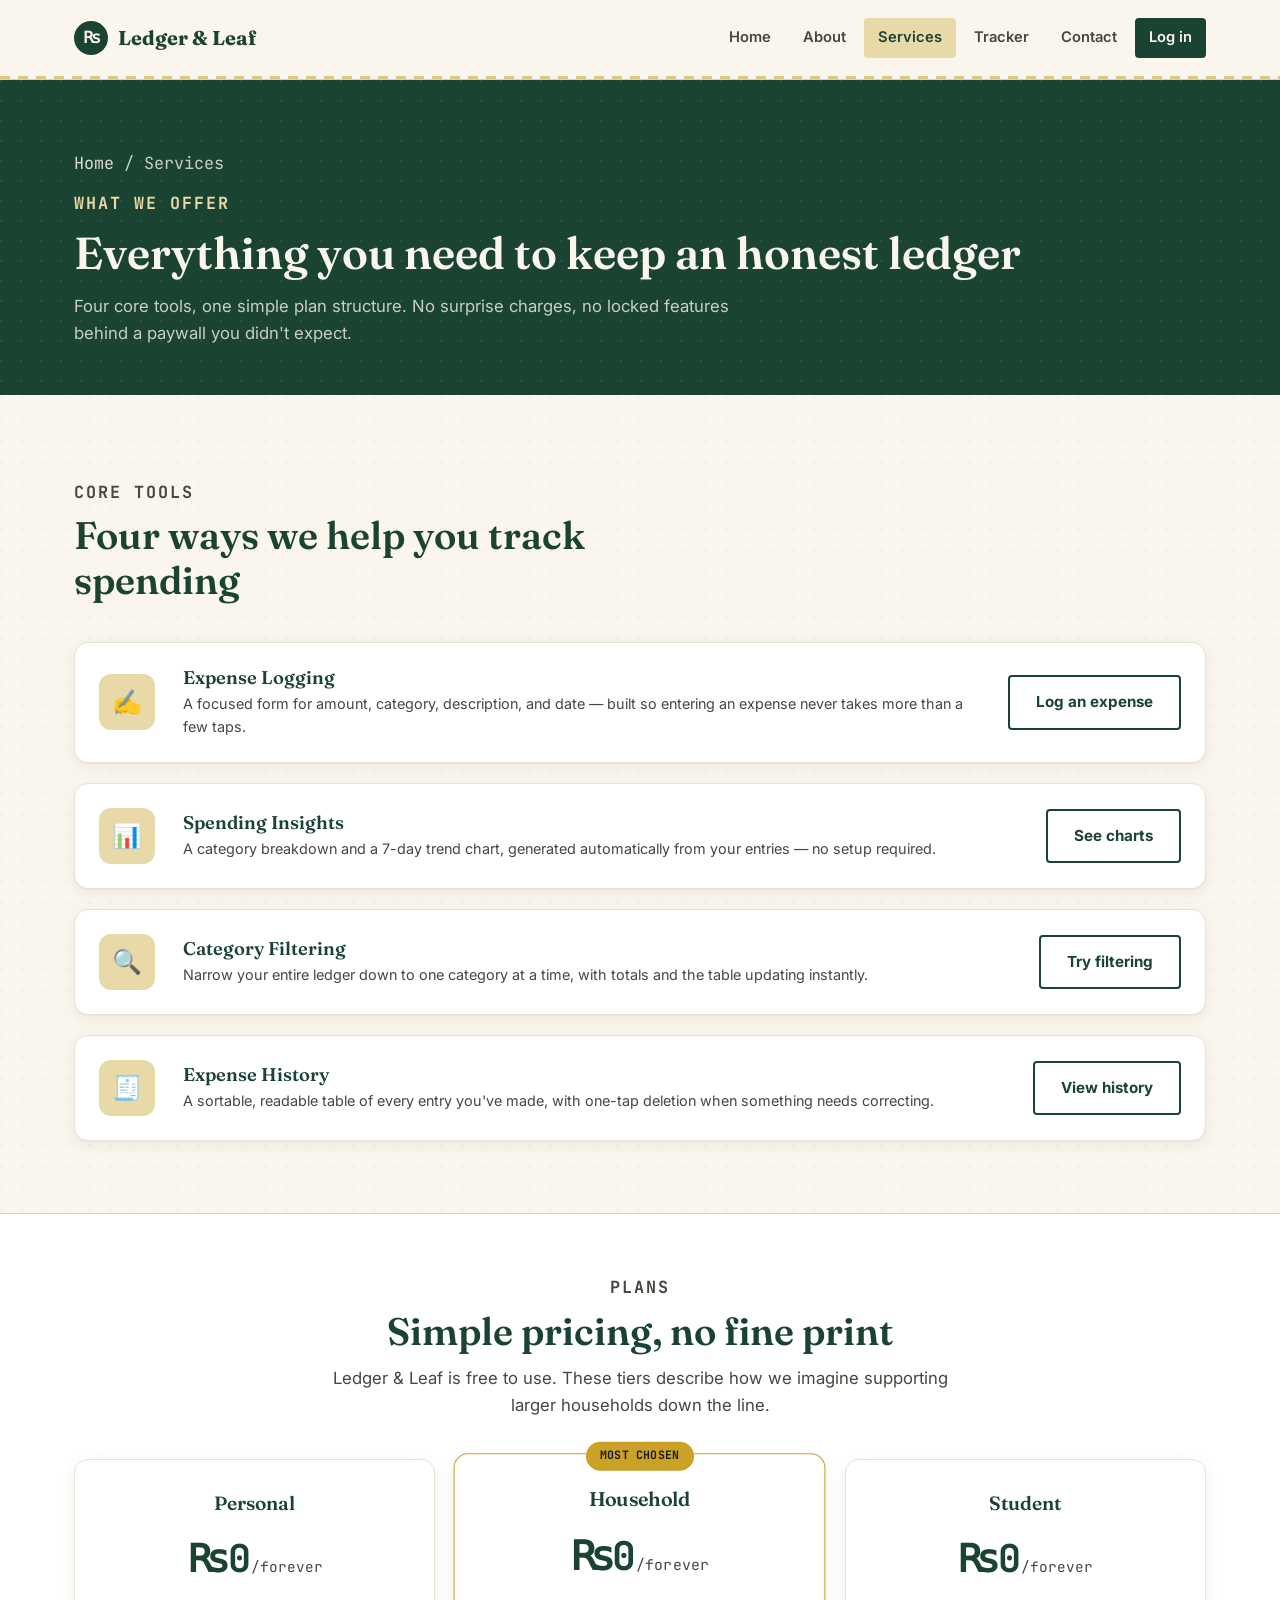
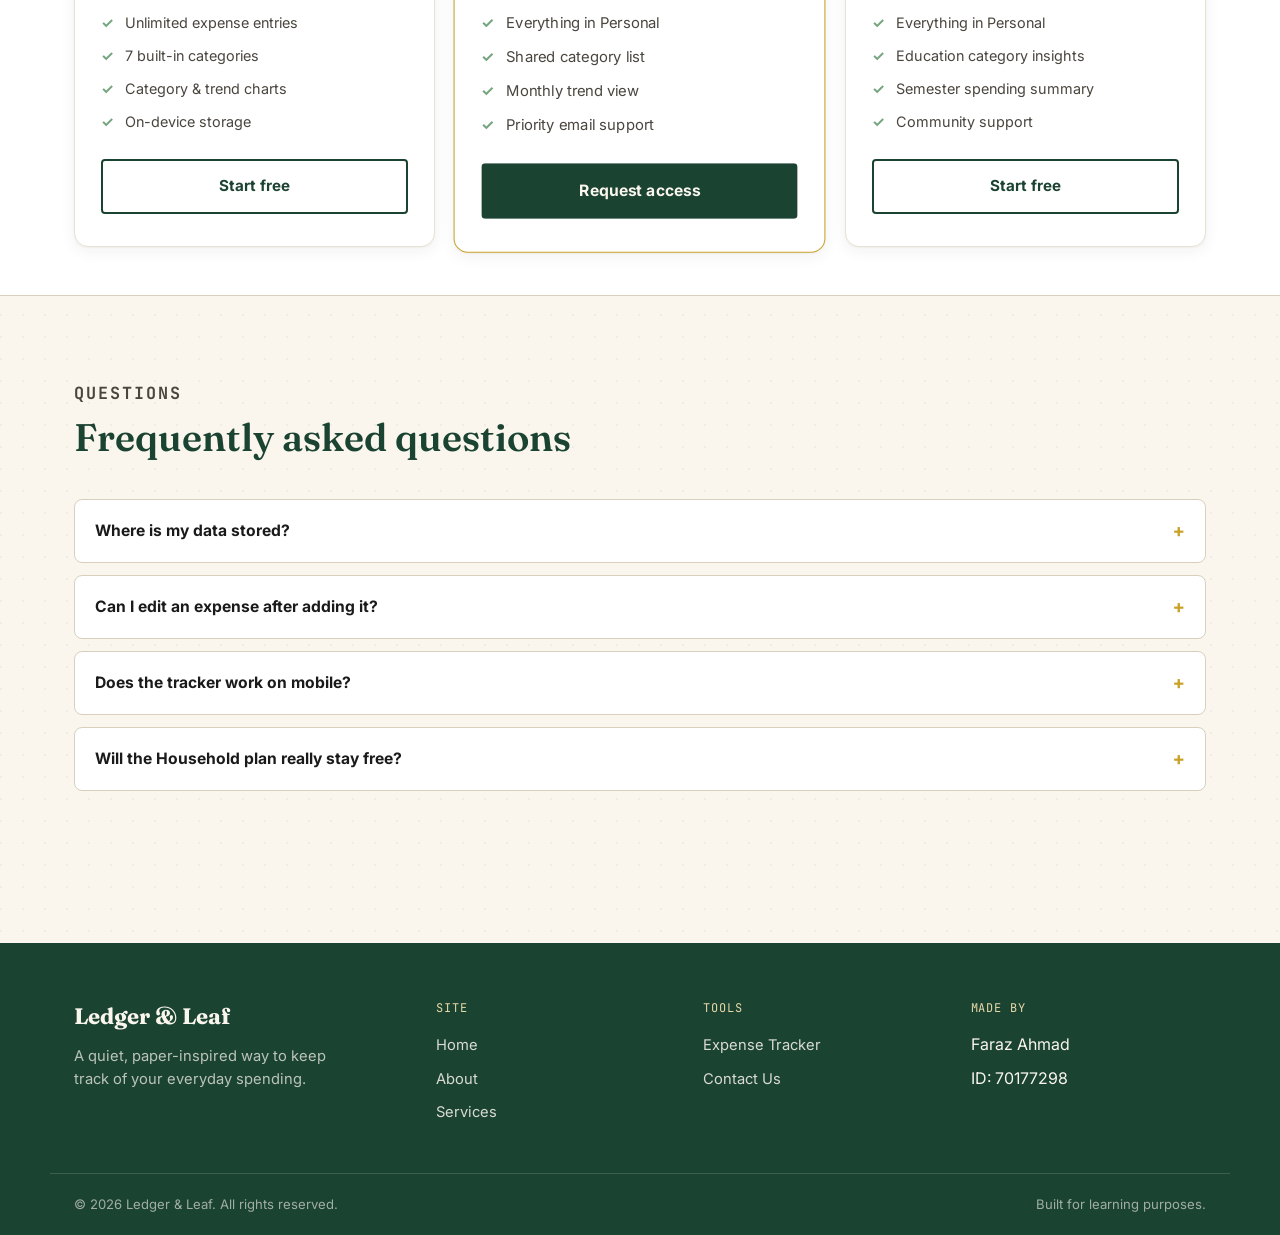
<file: Ledger-leaf-with-login/Ledger-leaf-updated/pages/services.html>
<!DOCTYPE html>
<html lang="en">
<head>
    <meta charset="UTF-8">
    <meta name="viewport" content="width=device-width, initial-scale=1.0">
    <title>Services — Ledger & Leaf</title>
    <meta name="description" content="See what Ledger & Leaf offers: expense tracking, spending insights, category filters, and plans for individuals and households.">
    <link rel="stylesheet" href="../css/base.css">
    <link rel="stylesheet" href="../css/pages.css">
</head>
<body data-page="services">
    <a href="#main" class="skip-link">Skip to main content</a>

    <header class="site-header">
        <nav class="nav" aria-label="Main navigation">
            <a href="../index.html" class="brand">
                <span class="brand__mark" aria-hidden="true">₨</span>
                Ledger &amp; Leaf
            </a>
            <button class="nav__toggle" aria-label="Toggle navigation menu" aria-expanded="false">
                <span></span><span></span><span></span>
            </button>
            <ul class="nav__links">
                <li><a href="../index.html" data-page="home">Home</a></li>
                <li><a href="about.html" data-page="about">About</a></li>
                <li><a href="services.html" data-page="services">Services</a></li>
                <li><a href="tracker.html" data-page="tracker">Tracker</a></li>
                <li><a href="contact.html" data-page="contact">Contact</a></li>
                <li><a href="login.html" class="nav__cta">Log in</a></li>
            </ul>
        </nav>
    </header>

    <main id="main">
        <header class="page-header">
            <div class="wrap">
                <p class="breadcrumb"><a href="../index.html">Home</a> / Services</p>
                <p class="eyebrow">What we offer</p>
                <h1>Everything you need to keep an honest ledger</h1>
                <p>Four core tools, one simple plan structure. No surprise charges, no locked features behind a paywall you didn't expect.</p>
            </div>
        </header>

        <section class="section">
            <div class="wrap">
                <div class="section-head">
                    <p class="eyebrow">Core tools</p>
                    <h2>Four ways we help you track spending</h2>
                </div>
                <div class="services-list">
                    <article class="card service-row">
                        <div class="service-row__icon" aria-hidden="true">✍️</div>
                        <div>
                            <h3>Expense Logging</h3>
                            <p>A focused form for amount, category, description, and date — built so entering an expense never takes more than a few taps.</p>
                        </div>
                        <a href="tracker.html#expenseForm" class="btn btn--ghost">Log an expense</a>
                    </article>
                    <article class="card service-row">
                        <div class="service-row__icon" aria-hidden="true">📊</div>
                        <div>
                            <h3>Spending Insights</h3>
                            <p>A category breakdown and a 7-day trend chart, generated automatically from your entries — no setup required.</p>
                        </div>
                        <a href="tracker.html#chartsSection" class="btn btn--ghost">See charts</a>
                    </article>
                    <article class="card service-row">
                        <div class="service-row__icon" aria-hidden="true">🔍</div>
                        <div>
                            <h3>Category Filtering</h3>
                            <p>Narrow your entire ledger down to one category at a time, with totals and the table updating instantly.</p>
                        </div>
                        <a href="tracker.html#filterSection" class="btn btn--ghost">Try filtering</a>
                    </article>
                    <article class="card service-row">
                        <div class="service-row__icon" aria-hidden="true">🧾</div>
                        <div>
                            <h3>Expense History</h3>
                            <p>A sortable, readable table of every entry you've made, with one-tap deletion when something needs correcting.</p>
                        </div>
                        <a href="tracker.html#expensesSection" class="btn btn--ghost">View history</a>
                    </article>
                </div>
            </div>
        </section>

        <section class="section section--tight" style="background: var(--paper-card); border-top: 1px solid var(--line); border-bottom: 1px solid var(--line);">
            <div class="wrap">
                <div class="section-head text-center" style="margin-left:auto; margin-right:auto;">
                    <p class="eyebrow">Plans</p>
                    <h2>Simple pricing, no fine print</h2>
                    <p>Ledger &amp; Leaf is free to use. These tiers describe how we imagine supporting larger households down the line.</p>
                </div>
                <div class="pricing-grid">
                    <article class="card pricing-card">
                        <h3>Personal</h3>
                        <p class="pricing-card__price">₨0<span>/forever</span></p>
                        <ul>
                            <li>Unlimited expense entries</li>
                            <li>7 built-in categories</li>
                            <li>Category &amp; trend charts</li>
                            <li>On-device storage</li>
                        </ul>
                        <a href="tracker.html" class="btn btn--ghost btn--block">Start free</a>
                    </article>
                    <article class="card pricing-card pricing-card--featured">
                        <span class="pricing-card__badge">Most chosen</span>
                        <h3>Household</h3>
                        <p class="pricing-card__price">₨0<span>/forever</span></p>
                        <ul>
                            <li>Everything in Personal</li>
                            <li>Shared category list</li>
                            <li>Monthly trend view</li>
                            <li>Priority email support</li>
                        </ul>
                        <a href="contact.html" class="btn btn--primary btn--block">Request access</a>
                    </article>
                    <article class="card pricing-card">
                        <h3>Student</h3>
                        <p class="pricing-card__price">₨0<span>/forever</span></p>
                        <ul>
                            <li>Everything in Personal</li>
                            <li>Education category insights</li>
                            <li>Semester spending summary</li>
                            <li>Community support</li>
                        </ul>
                        <a href="tracker.html" class="btn btn--ghost btn--block">Start free</a>
                    </article>
                </div>
            </div>
        </section>

        <section class="section">
            <div class="wrap">
                <div class="section-head">
                    <p class="eyebrow">Questions</p>
                    <h2>Frequently asked questions</h2>
                </div>
                <div class="faq-list" id="faqList">
                    <div class="faq-item">
                        <button class="faq-item__q" aria-expanded="false">
                            Where is my data stored?
                            <span class="plus" aria-hidden="true">+</span>
                        </button>
                        <div class="faq-item__a">
                            <p>Everything you enter is saved in your browser's local storage on your own device. Nothing is sent to a server, so clearing your browser data will also clear your ledger.</p>
                        </div>
                    </div>
                    <div class="faq-item">
                        <button class="faq-item__q" aria-expanded="false">
                            Can I edit an expense after adding it?
                            <span class="plus" aria-hidden="true">+</span>
                        </button>
                        <div class="faq-item__a">
                            <p>Right now you can delete an entry and re-add it with the correct details. In-place editing is on our list for a future update.</p>
                        </div>
                    </div>
                    <div class="faq-item">
                        <button class="faq-item__q" aria-expanded="false">
                            Does the tracker work on mobile?
                            <span class="plus" aria-hidden="true">+</span>
                        </button>
                        <div class="faq-item__a">
                            <p>Yes. The entire site, including the tracker's form, table, and charts, is built to resize down to small phone screens.</p>
                        </div>
                    </div>
                    <div class="faq-item">
                        <button class="faq-item__q" aria-expanded="false">
                            Will the Household plan really stay free?
                            <span class="plus" aria-hidden="true">+</span>
                        </button>
                        <div class="faq-item__a">
                            <p>That's the plan. Ledger &amp; Leaf was built as a learning project, not a commercial product, so there's no billing system behind any tier.</p>
                        </div>
                    </div>
                </div>
            </div>
        </section>
    </main>

    <footer class="site-footer">
        <div class="footer-top">
            <div>
                <p class="footer-brand">Ledger &amp; Leaf</p>
                <p class="footer-tag">A quiet, paper-inspired way to keep track of your everyday spending.</p>
            </div>
            <div>
                <p class="footer-heading">Site</p>
                <ul class="footer-links">
                    <li><a href="../index.html">Home</a></li>
                    <li><a href="about.html">About</a></li>
                    <li><a href="services.html">Services</a></li>
                </ul>
            </div>
            <div>
                <p class="footer-heading">Tools</p>
                <ul class="footer-links">
                    <li><a href="tracker.html">Expense Tracker</a></li>
                    <li><a href="contact.html">Contact Us</a></li>
                </ul>
            </div>
            <div>
                <p class="footer-heading">Made by</p>
                <ul class="footer-links">
                    <li>Faraz Ahmad</li>
                    <li>ID: 70177298</li>
                </ul>
            </div>
        </div>
        <div class="footer-bottom">
            <p>&copy; <span id="footerYear">2026</span> Ledger &amp; Leaf. All rights reserved.</p>
            <p>Built for learning purposes.</p>
        </div>
    </footer>

    <script src="../js/shared.js"></script>
    <script src="../js/auth.js"></script>
    <script src="../js/faq.js"></script>
</body>
</html>
</file>
<file: Ledger-leaf-with-login/Ledger-leaf-updated/css/base.css>
@import url('https://fonts.googleapis.com/css2?family=Fraunces:ital,opsz,wght@0,9..144,400;0,9..144,500;0,9..144,600;0,9..144,700;0,9..144,900;1,9..144,500&family=Inter:wght@400;500;600;700&family=JetBrains+Mono:wght@400;500;700&display=swap');

:root {
    --ink: #1A1A1A;
    --ink-soft: #4A453E;
    --paper: #FAF6ED;
    --paper-card: #FFFFFF;
    --ledger-green: #1B4332;
    --ledger-green-light: #2D6A4F;
    --sage: #74A57F;
    --gold: #C9A227;
    --gold-soft: #E8D9A8;
    --rust: #B5524A;
    --rust-soft: #F3DEDC;
    --line: #D8D0BD;
    --line-soft: #E8E2D2;

    --cat-food: #C97B30;
    --cat-transport: #2E6E91;
    --cat-entertainment: #8E5BA8;
    --cat-utilities: #2F8F7A;
    --cat-health: #B5524A;
    --cat-education: #1B6E5C;
    --cat-other: #6B6458;

    --font-display: 'Fraunces', Georgia, serif;
    --font-body: 'Inter', -apple-system, BlinkMacSystemFont, sans-serif;
    --font-mono: 'JetBrains Mono', 'Courier New', monospace;

    --radius-sm: 4px;
    --radius-md: 8px;
    --radius-lg: 14px;
    --shadow-card: 0 1px 2px rgba(26,26,26,0.04), 0 4px 16px rgba(26,26,26,0.06);
    --shadow-lift: 0 8px 28px rgba(27,67,50,0.14);
    --max-width: 1180px;
}


* {
    margin: 0;
    padding: 0;
    box-sizing: border-box;
}

html {
    scroll-behavior: smooth;
}

body {
    font-family: var(--font-body);
    background-color: var(--paper);
    background-image:
        radial-gradient(circle at 1px 1px, rgba(27,67,50,0.05) 1px, transparent 0);
    background-size: 22px 22px;
    color: var(--ink);
    line-height: 1.6;
    -webkit-font-smoothing: antialiased;
    overflow-x: hidden;
}

img { max-width: 100%; display: block; }
a { color: inherit; text-decoration: none; }
ul, ol { list-style: none; }
button { font-family: inherit; }

:focus-visible {
    outline: 3px solid var(--gold);
    outline-offset: 2px;
}

@media (prefers-reduced-motion: reduce) {
    *, *::before, *::after {
        animation-duration: 0.001ms !important;
        animation-iteration-count: 1 !important;
        transition-duration: 0.001ms !important;
        scroll-behavior: auto !important;
    }
}

h1, h2, h3, h4 {
    font-family: var(--font-display);
    font-weight: 600;
    color: var(--ledger-green);
    line-height: 1.15;
}

.eyebrow {
    font-family: var(--font-mono);
    font-size: 0.75rem;
    letter-spacing: 0.12em;
    text-transform: uppercase;
    color: var(--gold);
    font-weight: 700;
}

.amount, .figure {
    font-family: var(--font-mono);
    font-variant-numeric: tabular-nums;
}


.wrap {
    max-width: var(--max-width);
    margin: 0 auto;
    padding: 0 24px;
    min-width: 0;
}

main { display: block; min-width: 0; }

.section {
    padding: 72px 0;
}

.section--tight { padding: 48px 0; }

.section-head {
    max-width: 640px;
    margin-bottom: 40px;
}

.section-head h2 {
    font-size: clamp(1.8rem, 3vw, 2.4rem);
    margin-top: 8px;
}

.section-head p {
    color: var(--ink-soft);
    margin-top: 12px;
    font-size: 1.05rem;
}


.site-header {
    position: sticky;
    top: 0;
    z-index: 100;
    background: var(--paper);
    border-bottom: 1px solid var(--line);
}

.site-header::after {
    content: "";
    display: block;
    height: 3px;
    background: repeating-linear-gradient(
        90deg,
        var(--gold) 0 10px,
        transparent 10px 18px
    );
    opacity: 0.55;
}

.nav {
    display: flex;
    align-items: center;
    justify-content: space-between;
    padding: 18px 24px;
    max-width: var(--max-width);
    margin: 0 auto;
    gap: 24px;
}

.brand {
    display: flex;
    align-items: center;
    gap: 10px;
    font-family: var(--font-display);
    font-weight: 700;
    font-size: 1.25rem;
    color: var(--ledger-green);
    white-space: nowrap;
}

.brand__mark {
    width: 34px;
    height: 34px;
    border-radius: 50%;
    background: var(--ledger-green);
    color: var(--paper);
    display: flex;
    align-items: center;
    justify-content: center;
    font-family: var(--font-mono);
    font-weight: 700;
    font-size: 1rem;
    flex-shrink: 0;
}

.nav__toggle {
    display: none;
    background: none;
    border: 2px solid var(--ledger-green);
    border-radius: var(--radius-sm);
    width: 42px;
    height: 38px;
    cursor: pointer;
    flex-direction: column;
    align-items: center;
    justify-content: center;
    gap: 4px;
}

.nav__toggle span {
    display: block;
    width: 20px;
    height: 2px;
    background: var(--ledger-green);
    transition: transform 0.25s ease, opacity 0.25s ease;
}

.nav__toggle.is-open span:nth-child(1) { transform: translateY(6px) rotate(45deg); }
.nav__toggle.is-open span:nth-child(2) { opacity: 0; }
.nav__toggle.is-open span:nth-child(3) { transform: translateY(-6px) rotate(-45deg); }

.nav__links {
    display: flex;
    gap: 4px;
    list-style: none;
    flex-wrap: wrap;
}

.nav__links a {
    display: inline-block;
    padding: 8px 14px;
    border-radius: var(--radius-sm);
    font-weight: 600;
    font-size: 0.92rem;
    color: var(--ink-soft);
    transition: background 0.2s ease, color 0.2s ease;
    position: relative;
}

.nav__links a:hover {
    background: var(--line-soft);
    color: var(--ledger-green);
}

.nav__links a.is-active {
    color: var(--ledger-green);
    background: var(--gold-soft);
}

.nav__cta {
    background: var(--ledger-green) !important;
    color: var(--paper) !important;
}

.nav__cta:hover {
    background: var(--ledger-green-light) !important;
    color: var(--paper) !important;
}

@media (max-width: 860px) {
    .nav__toggle { display: flex; }

    .nav__links {
        position: absolute;
        top: 100%;
        left: 0;
        right: 0;
        width: 100%;
        flex-direction: column;
        background: var(--paper);
        border-bottom: 1px solid var(--line);
        padding: 12px;
        gap: 4px;
        max-height: 0;
        overflow: hidden;
        transition: max-height 0.3s ease;
        box-sizing: border-box;
    }

    .nav__links.is-open {
        max-height: 480px;
    }

    .nav__links a {
        width: 100%;
        padding: 12px 14px;
    }
}


.site-footer {
    background: var(--ledger-green);
    color: var(--paper);
    margin-top: 80px;
}

.footer-top {
    display: grid;
    grid-template-columns: 1.4fr 1fr 1fr 1fr;
    gap: 32px;
    padding: 56px 24px 40px;
    max-width: var(--max-width);
    margin: 0 auto;
}

.footer-brand {
    font-family: var(--font-display);
    font-size: 1.4rem;
    font-weight: 700;
    margin-bottom: 10px;
}

.footer-tag {
    color: rgba(250,246,237,0.72);
    font-size: 0.92rem;
    max-width: 32ch;
}

.footer-heading {
    font-family: var(--font-mono);
    text-transform: uppercase;
    letter-spacing: 0.08em;
    font-size: 0.75rem;
    color: var(--gold-soft);
    margin-bottom: 14px;
}

.footer-links li { margin-bottom: 8px; }

.footer-links a {
    color: rgba(250,246,237,0.85);
    font-size: 0.92rem;
    transition: color 0.2s ease;
}

.footer-links a:hover { color: var(--gold-soft); }

.footer-bottom {
    border-top: 1px solid rgba(250,246,237,0.15);
    padding: 20px 24px;
    max-width: var(--max-width);
    margin: 0 auto;
    display: flex;
    justify-content: space-between;
    flex-wrap: wrap;
    gap: 8px;
    font-size: 0.82rem;
    color: rgba(250,246,237,0.6);
}

@media (max-width: 760px) {
    .footer-top {
        grid-template-columns: 1fr 1fr;
    }
}

@media (max-width: 480px) {
    .footer-top {
        grid-template-columns: 1fr;
    }
    .footer-bottom {
        flex-direction: column;
        text-align: center;
    }
}


.btn {
    display: inline-flex;
    align-items: center;
    justify-content: center;
    gap: 8px;
    padding: 13px 26px;
    border-radius: var(--radius-sm);
    font-weight: 700;
    font-size: 0.95rem;
    cursor: pointer;
    border: 2px solid transparent;
    transition: transform 0.2s ease, box-shadow 0.2s ease, background 0.2s ease, color 0.2s ease;
}

.btn--primary {
    background: var(--ledger-green);
    color: var(--paper);
}

.btn--primary:hover {
    background: var(--ledger-green-light);
    transform: translateY(-2px);
    box-shadow: var(--shadow-lift);
}

.btn--ghost {
    background: transparent;
    border-color: var(--ledger-green);
    color: var(--ledger-green);
}

.btn--ghost:hover {
    background: var(--ledger-green);
    color: var(--paper);
}

.btn--gold {
    background: var(--gold);
    color: var(--ink);
}

.btn--gold:hover {
    background: #b8911f;
    transform: translateY(-2px);
}

.btn--delete {
    background: var(--rust);
    color: white;
    padding: 7px 14px;
    font-size: 0.82rem;
    border-radius: var(--radius-sm);
}

.btn--delete:hover { background: #963f38; }

.btn--block { width: 100%; }

.btn:active { transform: translateY(0); }


.card {
    background: var(--paper-card);
    border: 1px solid var(--line-soft);
    border-radius: var(--radius-lg);
    padding: 28px;
    box-shadow: var(--shadow-card);
    transition: box-shadow 0.25s ease, transform 0.25s ease;
}

.card__title {
    font-size: 1.35rem;
    margin-bottom: 6px;
}

.card__title + p {
    color: var(--ink-soft);
    font-size: 0.92rem;
    margin-bottom: 18px;
}


.form { display: flex; flex-direction: column; gap: 16px; }

.form__row {
    display: grid;
    grid-template-columns: 1fr 1fr;
    gap: 16px;
}

.form__group { display: flex; flex-direction: column; gap: 6px; }

.form__label {
    font-size: 0.85rem;
    font-weight: 700;
    color: var(--ink);
}

.form__hint {
    font-size: 0.78rem;
    color: var(--ink-soft);
}

.form__input,
.form__select,
.form__textarea {
    padding: 12px 14px;
    border: 2px solid var(--line);
    border-radius: var(--radius-sm);
    font-size: 0.95rem;
    font-family: inherit;
    background: var(--paper-card);
    color: var(--ink);
    transition: border-color 0.2s ease, box-shadow 0.2s ease;
}

.form__input:focus,
.form__select:focus,
.form__textarea:focus {
    outline: none;
    border-color: var(--ledger-green);
    box-shadow: 0 0 0 4px rgba(27,67,50,0.1);
}

.form__textarea { resize: vertical; min-height: 100px; }

.form__error {
    font-size: 0.78rem;
    color: var(--rust);
    font-weight: 600;
    min-height: 1em;
}

.form__input.is-invalid,
.form__select.is-invalid,
.form__textarea.is-invalid {
    border-color: var(--rust);
    background: var(--rust-soft);
}

.form__status {
    border-radius: var(--radius-sm);
    padding: 12px 14px;
    font-size: 0.88rem;
    font-weight: 600;
    display: none;
}

.form__status.is-visible { display: block; }

.form__status--success {
    background: #E4F0E6;
    color: var(--ledger-green);
    border: 1px solid var(--sage);
}

.form__status--error {
    background: var(--rust-soft);
    color: var(--rust);
    border: 1px solid var(--rust);
}

@media (max-width: 600px) {
    .form__row { grid-template-columns: 1fr; }
}

.badge {
    display: inline-block;
    padding: 4px 12px;
    border-radius: 20px;
    font-size: 0.78rem;
    font-weight: 700;
    color: white;
    white-space: nowrap;
}

.cat-food { background: var(--cat-food); }
.cat-transport { background: var(--cat-transport); }
.cat-entertainment { background: var(--cat-entertainment); }
.cat-utilities { background: var(--cat-utilities); }
.cat-health { background: var(--cat-health); }
.cat-education { background: var(--cat-education); }
.cat-other { background: var(--cat-other); }


.text-center { text-align: center; }
.mt-sm { margin-top: 12px; }
.mt-md { margin-top: 24px; }
.mt-lg { margin-top: 48px; }

.divider-stamp {
    display: flex;
    align-items: center;
    gap: 12px;
    color: var(--gold);
    font-family: var(--font-mono);
    font-size: 0.75rem;
    letter-spacing: 0.1em;
    text-transform: uppercase;
    margin: 8px 0 24px;
}

.divider-stamp::before,
.divider-stamp::after {
    content: "";
    flex: 1;
    height: 1px;
    background: var(--line);
}

.skip-link {
    position: absolute;
    left: -9999px;
    top: 0;
    background: var(--ledger-green);
    color: var(--paper);
    padding: 10px 16px;
    z-index: 1000;
    border-radius: var(--radius-sm);
}

.skip-link:focus {
    left: 16px;
    top: 16px;
}
</file>
<file: Ledger-leaf-with-login/Ledger-leaf-updated/css/home.css>
.hero {
    padding: 64px 0 40px;
    overflow: hidden;
}

.hero__grid {
    display: grid;
    grid-template-columns: 1.1fr 0.9fr;
    gap: 56px;
    align-items: center;
}

.hero__copy h1 {
    font-size: clamp(2.4rem, 5vw, 3.6rem);
    margin: 14px 0 18px;
    letter-spacing: -0.01em;
}

.hero__copy h1 em {
    font-style: italic;
    color: var(--gold);
}

.hero__copy p {
    font-size: 1.1rem;
    color: var(--ink-soft);
    max-width: 46ch;
    margin-bottom: 28px;
}

.hero__actions {
    display: flex;
    gap: 14px;
    flex-wrap: wrap;
}

.hero__meta {
    display: flex;
    gap: 28px;
    margin-top: 36px;
    flex-wrap: wrap;
}

.hero__meta-item {
    font-family: var(--font-mono);
}

.hero__meta-item strong {
    display: block;
    font-size: 1.5rem;
    color: var(--ledger-green);
}

.hero__meta-item span {
    font-size: 0.75rem;
    text-transform: uppercase;
    letter-spacing: 0.08em;
    color: var(--ink-soft);
}

.receipt {
    background: var(--paper-card);
    border: 1px solid var(--line);
    border-radius: var(--radius-lg);
    box-shadow: var(--shadow-lift);
    padding: 28px 26px;
    position: relative;
    transform: rotate(1.5deg);
    max-width: 380px;
    margin: 0 auto;
}

.receipt::before {
    content: "";
    position: absolute;
    inset: 10px;
    border: 1px dashed var(--line);
    border-radius: 8px;
    pointer-events: none;
}

.receipt__head {
    text-align: center;
    border-bottom: 2px dashed var(--line);
    padding-bottom: 14px;
    margin-bottom: 14px;
}

.receipt__head .eyebrow { color: var(--ledger-green); }

.receipt__head h3 {
    font-size: 1.1rem;
    margin-top: 4px;
}

.receipt__row {
    display: flex;
    justify-content: space-between;
    font-size: 0.88rem;
    padding: 7px 0;
    border-bottom: 1px dotted var(--line);
    opacity: 0;
    transform: translateY(6px);
    animation: receiptRow 0.5s ease forwards;
}

.receipt__row:nth-child(1) { animation-delay: 0.15s; }
.receipt__row:nth-child(2) { animation-delay: 0.3s; }
.receipt__row:nth-child(3) { animation-delay: 0.45s; }
.receipt__row:nth-child(4) { animation-delay: 0.6s; }
.receipt__row:nth-child(5) { animation-delay: 0.75s; }

@keyframes receiptRow {
    to { opacity: 1; transform: translateY(0); }
}

.receipt__row span:first-child { color: var(--ink-soft); }
.receipt__row span:last-child { font-family: var(--font-mono); font-weight: 600; }

.receipt__total {
    display: flex;
    justify-content: space-between;
    margin-top: 14px;
    padding-top: 14px;
    border-top: 2px dashed var(--line);
    font-weight: 700;
}

.receipt__total span:last-child {
    font-family: var(--font-mono);
    color: var(--ledger-green);
    font-size: 1.2rem;
}

.receipt__stamp {
    position: absolute;
    top: -14px;
    right: -10px;
    background: var(--rust);
    color: white;
    font-family: var(--font-mono);
    font-size: 0.7rem;
    font-weight: 700;
    letter-spacing: 0.05em;
    padding: 6px 12px;
    border-radius: 4px;
    transform: rotate(8deg);
    box-shadow: 0 3px 8px rgba(0,0,0,0.2);
}

.trust-strip {
    border-top: 1px solid var(--line);
    border-bottom: 1px solid var(--line);
    padding: 28px 0;
}

.trust-strip__row {
    display: flex;
    justify-content: space-around;
    flex-wrap: wrap;
    gap: 20px;
    text-align: center;
}

.trust-strip__item {
    font-family: var(--font-mono);
    font-size: 0.85rem;
    color: var(--ink-soft);
}

.trust-strip__item strong {
    display: block;
    color: var(--ledger-green);
    font-size: 1.6rem;
}

.features-grid {
    display: grid;
    grid-template-columns: repeat(3, 1fr);
    gap: 24px;
}

.feature-card {
    padding: 28px;
}

.feature-card__icon {
    width: 46px;
    height: 46px;
    border-radius: 10px;
    background: var(--gold-soft);
    display: flex;
    align-items: center;
    justify-content: center;
    font-size: 1.3rem;
    margin-bottom: 16px;
}

.feature-card h3 {
    font-size: 1.15rem;
    margin-bottom: 8px;
}

.feature-card p {
    color: var(--ink-soft);
    font-size: 0.92rem;
}

.cat-showcase {
    display: grid;
    grid-template-columns: repeat(4, 1fr);
    gap: 14px;
}

.cat-tile {
    border: 1px solid var(--line);
    border-radius: var(--radius-md);
    padding: 18px;
    background: var(--paper-card);
    transition: transform 0.2s ease, box-shadow 0.2s ease;
}

.cat-tile:hover {
    transform: translateY(-4px);
    box-shadow: var(--shadow-card);
}

.cat-tile__emoji { font-size: 1.5rem; margin-bottom: 8px; }
.cat-tile h4 { font-size: 0.95rem; color: var(--ink); }

.cta-band {
    background: var(--ledger-green);
    border-radius: var(--radius-lg);
    padding: 56px;
    text-align: center;
    color: var(--paper);
    background-image: radial-gradient(circle at 1px 1px, rgba(250,246,237,0.08) 1px, transparent 0);
    background-size: 20px 20px;
}

.cta-band h2 { color: var(--paper); }
.cta-band p { color: rgba(250,246,237,0.78); max-width: 50ch; margin: 14px auto 28px; }

.cta-band .btn--ghost {
    border-color: var(--paper);
    color: var(--paper);
}
.cta-band .btn--ghost:hover {
    background: var(--paper);
    color: var(--ledger-green);
}

@media (max-width: 940px) {
    .hero__grid { grid-template-columns: 1fr; }
    .hero__copy { order: 2; }
    .receipt { order: 1; }
    .features-grid { grid-template-columns: 1fr 1fr; }
    .cat-showcase { grid-template-columns: repeat(2, 1fr); }
}

@media (max-width: 600px) {
    .features-grid { grid-template-columns: 1fr; }
    .cat-showcase { grid-template-columns: repeat(2, 1fr); }
    .cta-band { padding: 40px 24px; }
    .trust-strip__row { gap: 24px; }
}
</file>
<file: Ledger-leaf-with-login/Ledger-leaf-updated/css/pages.css>
.page-header {
    background: var(--ledger-green);
    color: var(--paper);
    padding: 56px 0 48px;
    background-image: radial-gradient(circle at 1px 1px, rgba(250,246,237,0.08) 1px, transparent 0);
    background-size: 20px 20px;
}

.page-header .eyebrow { color: var(--gold-soft); }

.page-header h1 {
    color: var(--paper);
    font-size: clamp(2rem, 4vw, 2.8rem);
    margin-top: 10px;
}

.page-header p {
    color: rgba(250,246,237,0.78);
    max-width: 60ch;
    margin-top: 14px;
    font-size: 1.05rem;
}

.breadcrumb {
    font-family: var(--font-mono);
    font-size: 0.78rem;
    color: rgba(250,246,237,0.6);
    margin-bottom: 6px;
}

.breadcrumb a { color: rgba(250,246,237,0.85); }
.breadcrumb a:hover { text-decoration: underline; }


.about-grid {
    display: grid;
    grid-template-columns: 1fr 1fr;
    gap: 48px;
    align-items: center;
}

.about-grid img {
    border-radius: var(--radius-lg);
    border: 1px solid var(--line);
    box-shadow: var(--shadow-card);
}

.timeline {
    border-left: 2px solid var(--line);
    margin-left: 12px;
    padding-left: 28px;
}

.timeline__item {
    position: relative;
    padding-bottom: 32px;
}

.timeline__item:last-child { padding-bottom: 0; }

.timeline__item::before {
    content: "";
    position: absolute;
    left: -34px;
    top: 4px;
    width: 14px;
    height: 14px;
    border-radius: 50%;
    background: var(--gold);
    border: 3px solid var(--paper);
    box-shadow: 0 0 0 2px var(--gold);
}

.timeline__item h4 {
    font-size: 1.05rem;
    color: var(--ink);
    margin-bottom: 4px;
}

.timeline__date {
    font-family: var(--font-mono);
    font-size: 0.75rem;
    color: var(--gold);
    text-transform: uppercase;
    letter-spacing: 0.06em;
}

.timeline__item p {
    color: var(--ink-soft);
    font-size: 0.92rem;
    margin-top: 4px;
}

.value-grid {
    display: grid;
    grid-template-columns: repeat(3, 1fr);
    gap: 24px;
}

.team-grid {
    display: grid;
    grid-template-columns: repeat(3, 1fr);
    gap: 24px;
}

.team-card {
    text-align: center;
    padding: 28px 20px;
}

.team-card img {
    width: 84px;
    height: 84px;
    border-radius: 50%;
    margin: 0 auto 14px;
    border: 3px solid var(--gold-soft);
}

.team-card h4 { font-size: 1.05rem; color: var(--ink); }
.team-card span {
    display: block;
    font-family: var(--font-mono);
    font-size: 0.78rem;
    color: var(--gold);
    text-transform: uppercase;
    letter-spacing: 0.05em;
    margin: 4px 0 10px;
}
.team-card p { color: var(--ink-soft); font-size: 0.88rem; }


.services-list {
    display: flex;
    flex-direction: column;
    gap: 20px;
}

.service-row {
    display: grid;
    grid-template-columns: 64px 1fr auto;
    gap: 20px;
    align-items: center;
    padding: 24px;
}

.service-row__icon {
    width: 56px;
    height: 56px;
    border-radius: 12px;
    background: var(--gold-soft);
    display: flex;
    align-items: center;
    justify-content: center;
    font-size: 1.5rem;
}

.service-row h3 { font-size: 1.15rem; margin-bottom: 4px; }
.service-row p { color: var(--ink-soft); font-size: 0.9rem; }

.pricing-grid {
    display: grid;
    grid-template-columns: repeat(3, 1fr);
    gap: 24px;
}

.pricing-card {
    padding: 32px 26px;
    text-align: center;
    position: relative;
}

.pricing-card--featured {
    border-color: var(--gold);
    transform: scale(1.03);
}

.pricing-card__badge {
    position: absolute;
    top: -12px;
    left: 50%;
    transform: translateX(-50%);
    background: var(--gold);
    color: var(--ink);
    font-family: var(--font-mono);
    font-size: 0.7rem;
    font-weight: 700;
    text-transform: uppercase;
    padding: 5px 14px;
    border-radius: 20px;
    white-space: nowrap;
}

.pricing-card h3 { font-size: 1.2rem; }

.pricing-card__price {
    font-family: var(--font-mono);
    font-size: 2.4rem;
    font-weight: 700;
    color: var(--ledger-green);
    margin: 14px 0 6px;
}

.pricing-card__price span {
    font-size: 0.9rem;
    color: var(--ink-soft);
    font-weight: 400;
}

.pricing-card ul {
    text-align: left;
    margin: 22px 0 26px;
    display: flex;
    flex-direction: column;
    gap: 10px;
}

.pricing-card li {
    font-size: 0.9rem;
    color: var(--ink-soft);
    padding-left: 24px;
    position: relative;
}

.pricing-card li::before {
    content: "✓";
    position: absolute;
    left: 0;
    color: var(--sage);
    font-weight: 700;
}


.faq-list {
    display: flex;
    flex-direction: column;
    gap: 12px;
}

.faq-item {
    border: 1px solid var(--line);
    border-radius: var(--radius-md);
    background: var(--paper-card);
    overflow: hidden;
}

.faq-item__q {
    width: 100%;
    text-align: left;
    background: none;
    border: none;
    padding: 18px 20px;
    font-weight: 700;
    font-size: 0.98rem;
    color: var(--ink);
    cursor: pointer;
    display: flex;
    justify-content: space-between;
    align-items: center;
    gap: 12px;
}

.faq-item__q .plus {
    font-family: var(--font-mono);
    font-size: 1.2rem;
    color: var(--gold);
    transition: transform 0.25s ease;
    flex-shrink: 0;
}

.faq-item.is-open .plus { transform: rotate(45deg); }

.faq-item__a {
    max-height: 0;
    overflow: hidden;
    transition: max-height 0.3s ease, padding 0.3s ease;
    padding: 0 20px;
    color: var(--ink-soft);
    font-size: 0.9rem;
}

.faq-item.is-open .faq-item__a {
    max-height: 240px;
    padding: 0 20px 20px;
}


.contact-grid {
    display: grid;
    grid-template-columns: 1fr 1fr;
    gap: 40px;
}

.contact-info-list {
    display: flex;
    flex-direction: column;
    gap: 18px;
    margin-top: 20px;
}

.contact-info-item {
    display: flex;
    gap: 14px;
    align-items: flex-start;
}

.contact-info-item__icon {
    width: 40px;
    height: 40px;
    border-radius: 10px;
    background: var(--gold-soft);
    display: flex;
    align-items: center;
    justify-content: center;
    font-size: 1.1rem;
    flex-shrink: 0;
}

.contact-info-item h4 { font-size: 0.95rem; color: var(--ink); }
.contact-info-item p { color: var(--ink-soft); font-size: 0.88rem; }

.map-frame {
    border-radius: var(--radius-md);
    border: 1px solid var(--line);
    overflow: hidden;
    margin-top: 24px;
    height: 220px;
}

.map-frame iframe { width: 100%; height: 100%; border: 0; }

.char-count {
    font-size: 0.75rem;
    color: var(--ink-soft);
    text-align: right;
}


@media (max-width: 900px) {
    .about-grid,
    .contact-grid { grid-template-columns: 1fr; }
    .value-grid,
    .team-grid,
    .pricing-grid { grid-template-columns: 1fr 1fr; }
    .pricing-card--featured { transform: none; }
    .service-row {
        grid-template-columns: 56px 1fr;
    }
    .service-row .btn { grid-column: 1 / -1; }
}

@media (max-width: 600px) {
    .value-grid,
    .team-grid,
    .pricing-grid { grid-template-columns: 1fr; }
}
</file>
